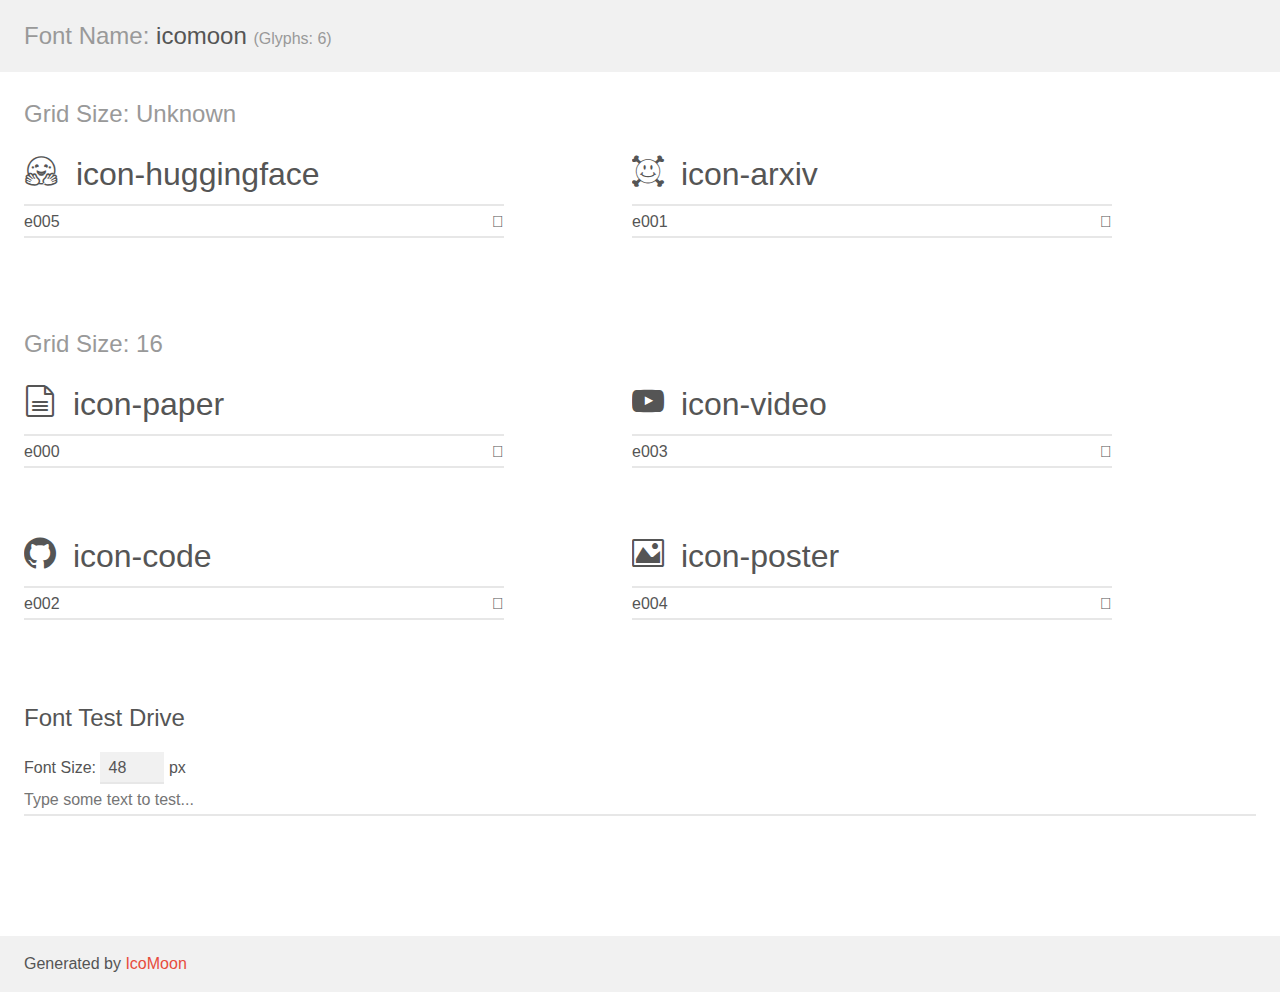
<file: icons/demo.html>
<!doctype html>
<html>
<head>
    <meta charset="utf-8">
    <title>IcoMoon Demo</title>
    <meta name="description" content="An Icon Font Generated By IcoMoon.io">
    <meta name="viewport" content="width=device-width, initial-scale=1">
    <link rel="stylesheet" href="demo-files/demo.css">
    <link rel="stylesheet" href="style.css"></head>
<body>
    <div class="bgc1 clearfix">
        <h1 class="mhmm mvm"><span class="fgc1">Font Name:</span> icomoon <small class="fgc1">(Glyphs:&nbsp;6)</small></h1>
    </div>
    <div class="clearfix mhl ptl">
        <h1 class="mvm mtn fgc1">Grid Size: Unknown</h1>
        <div class="glyph fs1">
            <div class="clearfix bshadow0 pbs">
                <span class="icon-huggingface"></span>
                <span class="mls"> icon-huggingface</span>
            </div>
            <fieldset class="fs0 size1of1 clearfix hidden-false">
                <input type="text" readonly value="e005" class="unit size1of2" />
                <input type="text" maxlength="1" readonly value="&#xe005;" class="unitRight size1of2 talign-right" />
            </fieldset>
            <div class="fs0 bshadow0 clearfix hidden-true">
                <span class="unit pvs fgc1">liga: </span>
                <input type="text" readonly value="" class="liga unitRight" />
            </div>
        </div>
        <div class="glyph fs1">
            <div class="clearfix bshadow0 pbs">
                <span class="icon-arxiv"></span>
                <span class="mls"> icon-arxiv</span>
            </div>
            <fieldset class="fs0 size1of1 clearfix hidden-false">
                <input type="text" readonly value="e001" class="unit size1of2" />
                <input type="text" maxlength="1" readonly value="&#xe001;" class="unitRight size1of2 talign-right" />
            </fieldset>
            <div class="fs0 bshadow0 clearfix hidden-true">
                <span class="unit pvs fgc1">liga: </span>
                <input type="text" readonly value="" class="liga unitRight" />
            </div>
        </div>
    </div>
    <div class="clearfix mhl ptl">
        <h1 class="mvm mtn fgc1">Grid Size: 16</h1>
        <div class="glyph fs2">
            <div class="clearfix bshadow0 pbs">
                <span class="icon-paper"></span>
                <span class="mls"> icon-paper</span>
            </div>
            <fieldset class="fs0 size1of1 clearfix hidden-false">
                <input type="text" readonly value="e000" class="unit size1of2" />
                <input type="text" maxlength="1" readonly value="&#xe000;" class="unitRight size1of2 talign-right" />
            </fieldset>
            <div class="fs0 bshadow0 clearfix hidden-true">
                <span class="unit pvs fgc1">liga: </span>
                <input type="text" readonly value="file-text2, file4" class="liga unitRight" />
            </div>
        </div>
        <div class="glyph fs2">
            <div class="clearfix bshadow0 pbs">
                <span class="icon-video"></span>
                <span class="mls"> icon-video</span>
            </div>
            <fieldset class="fs0 size1of1 clearfix hidden-false">
                <input type="text" readonly value="e003" class="unit size1of2" />
                <input type="text" maxlength="1" readonly value="&#xe003;" class="unitRight size1of2 talign-right" />
            </fieldset>
            <div class="fs0 bshadow0 clearfix hidden-true">
                <span class="unit pvs fgc1">liga: </span>
                <input type="text" readonly value="youtube, brand21" class="liga unitRight" />
            </div>
        </div>
        <div class="glyph fs2">
            <div class="clearfix bshadow0 pbs">
                <span class="icon-code"></span>
                <span class="mls"> icon-code</span>
            </div>
            <fieldset class="fs0 size1of1 clearfix hidden-false">
                <input type="text" readonly value="e002" class="unit size1of2" />
                <input type="text" maxlength="1" readonly value="&#xe002;" class="unitRight size1of2 talign-right" />
            </fieldset>
            <div class="fs0 bshadow0 clearfix hidden-true">
                <span class="unit pvs fgc1">liga: </span>
                <input type="text" readonly value="github, brand40" class="liga unitRight" />
            </div>
        </div>
        <div class="glyph fs2">
            <div class="clearfix bshadow0 pbs">
                <span class="icon-poster"></span>
                <span class="mls"> icon-poster</span>
            </div>
            <fieldset class="fs0 size1of1 clearfix hidden-false">
                <input type="text" readonly value="e004" class="unit size1of2" />
                <input type="text" maxlength="1" readonly value="&#xe004;" class="unitRight size1of2 talign-right" />
            </fieldset>
            <div class="fs0 bshadow0 clearfix hidden-true">
                <span class="unit pvs fgc1">liga: </span>
                <input type="text" readonly value="image, picture" class="liga unitRight" />
            </div>
        </div>
    </div>

    <!--[if gt IE 8]><!-->
    <div class="mhl clearfix mbl">
        <h1>Font Test Drive</h1>
        <label>
            Font Size: <input id="fontSize" type="number" class="textbox0 mbm"
            min="8" value="48" />
            px
        </label>
        <input id="testText" type="text" class="phl size1of1 mvl"
        placeholder="Type some text to test..." value=""/>
        <div id="testDrive" class="icon-" style="font-family: icomoon">&nbsp;
        </div>
    </div>
    <!--<![endif]-->
    <div class="bgc1 clearfix">
        <p class="mhl">Generated by <a href="https://icomoon.io/app">IcoMoon</a></p>
    </div>

    <script src="demo-files/demo.js"></script>
</body>
</html>
</file>
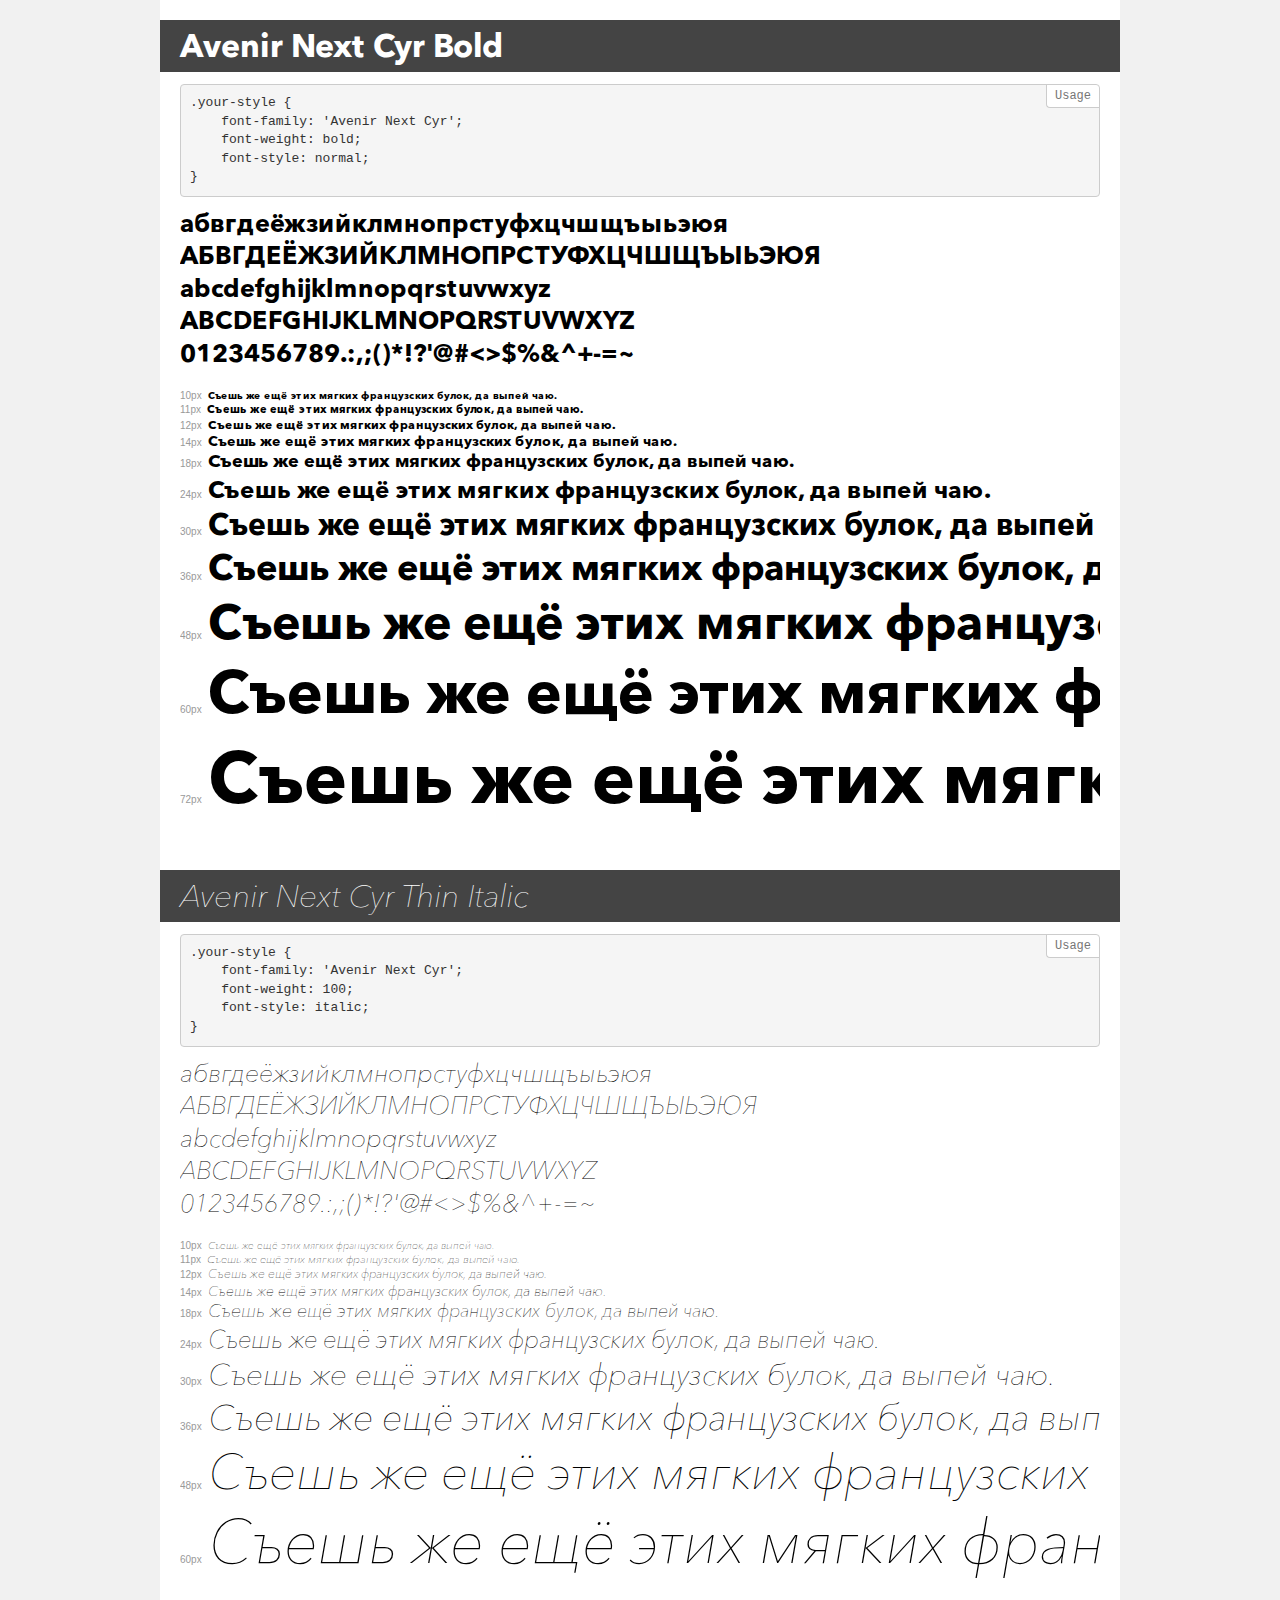
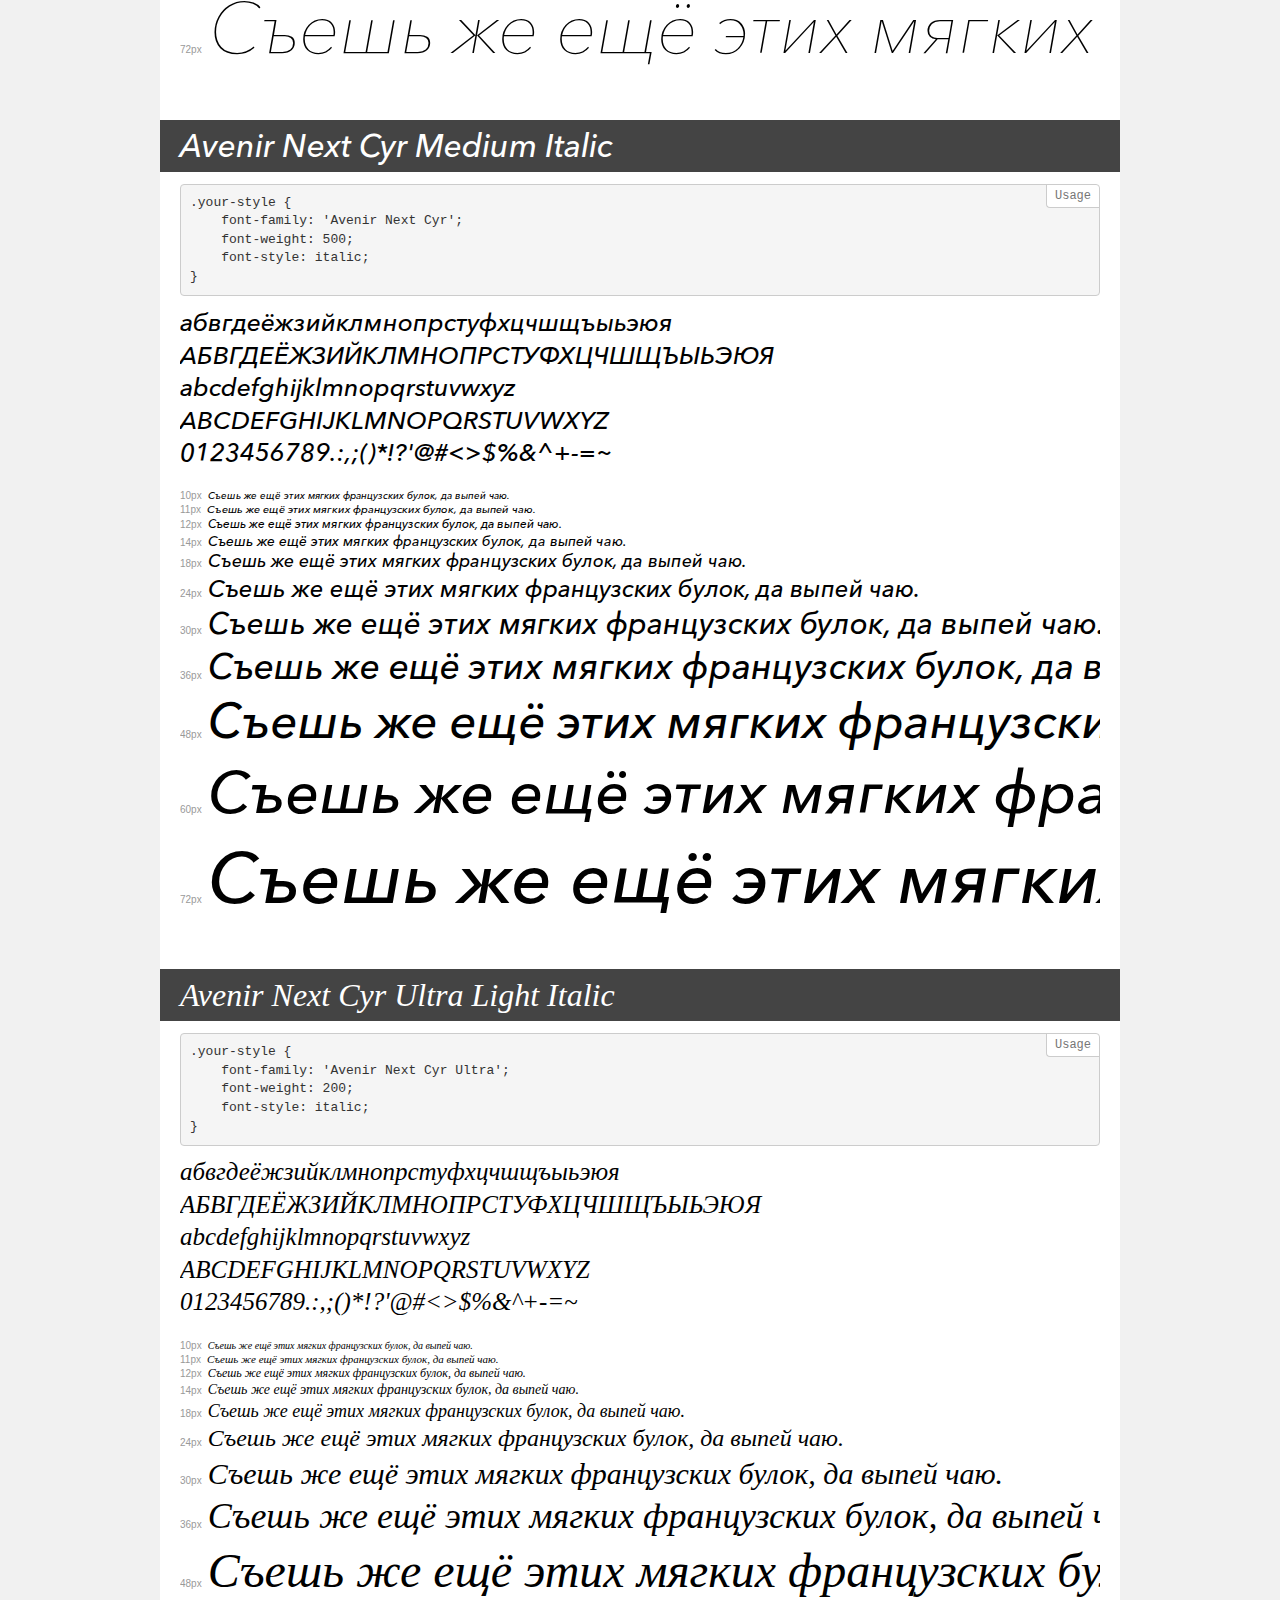
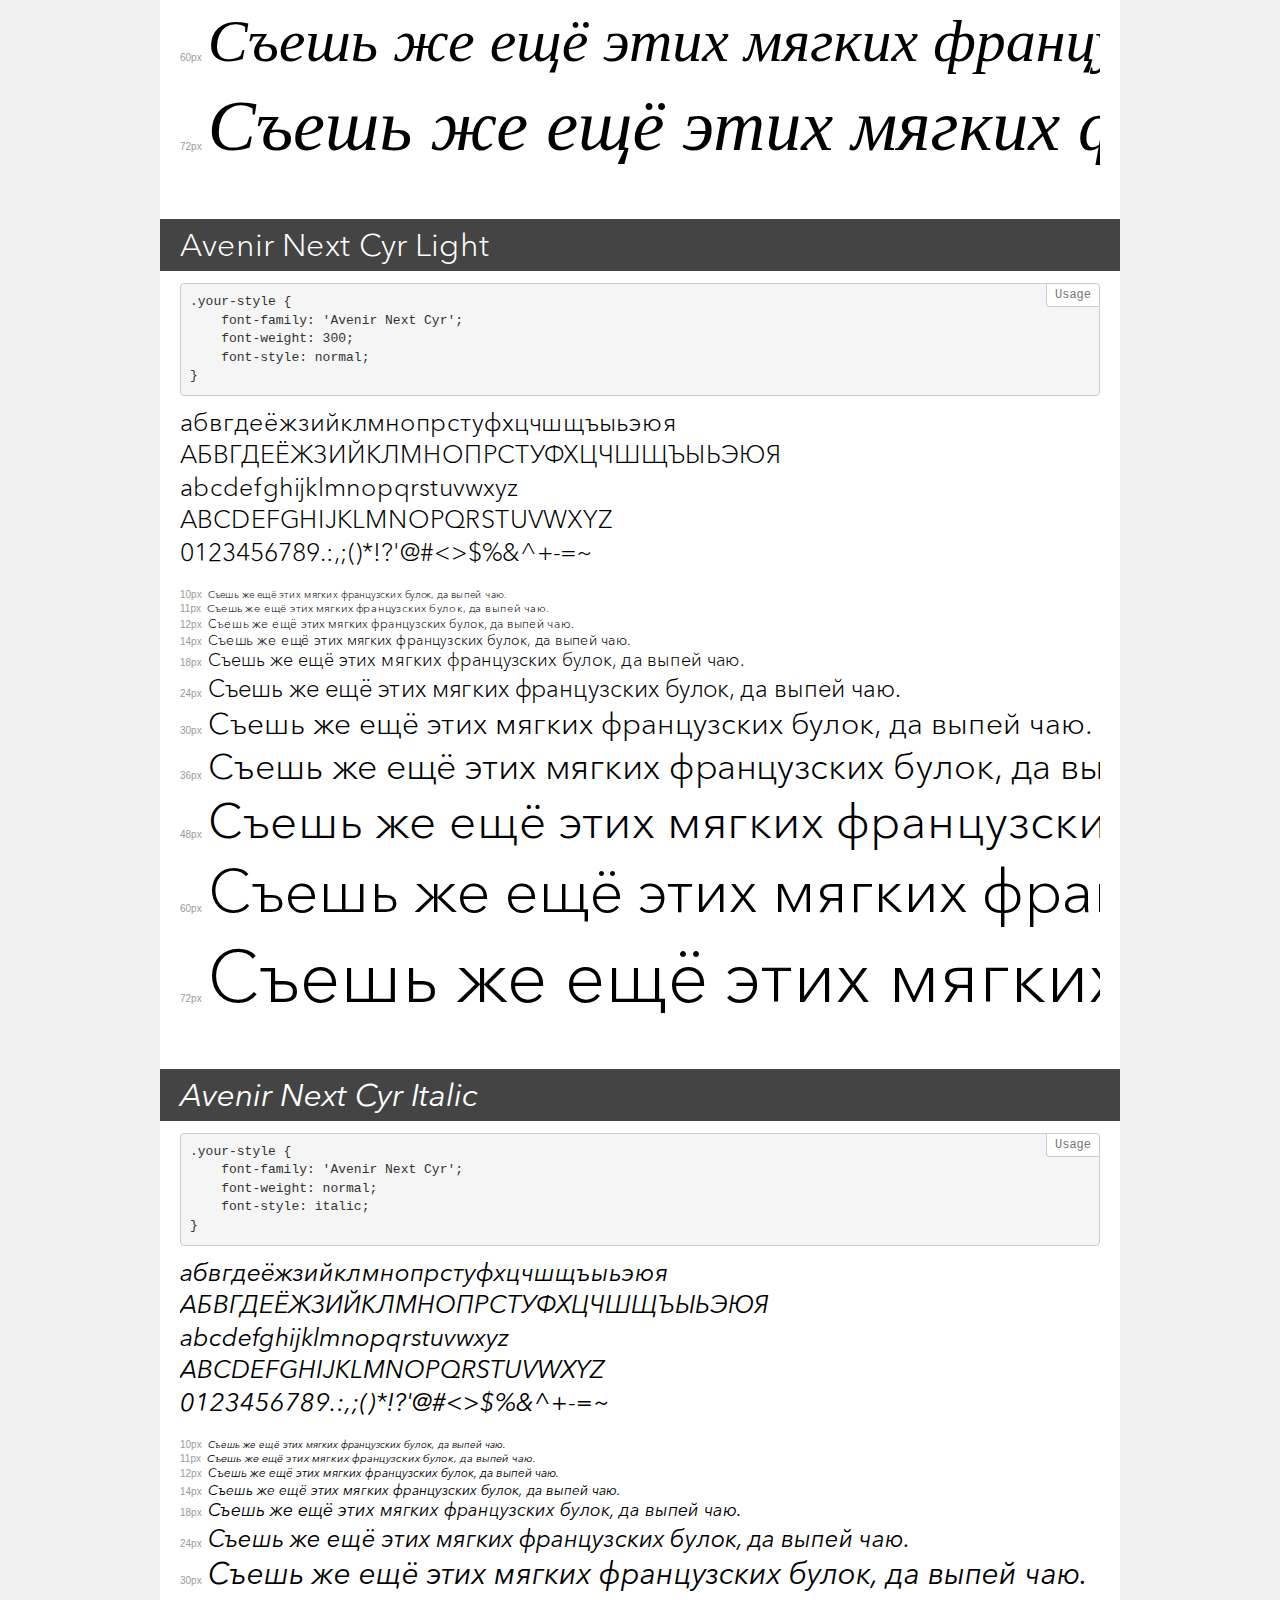
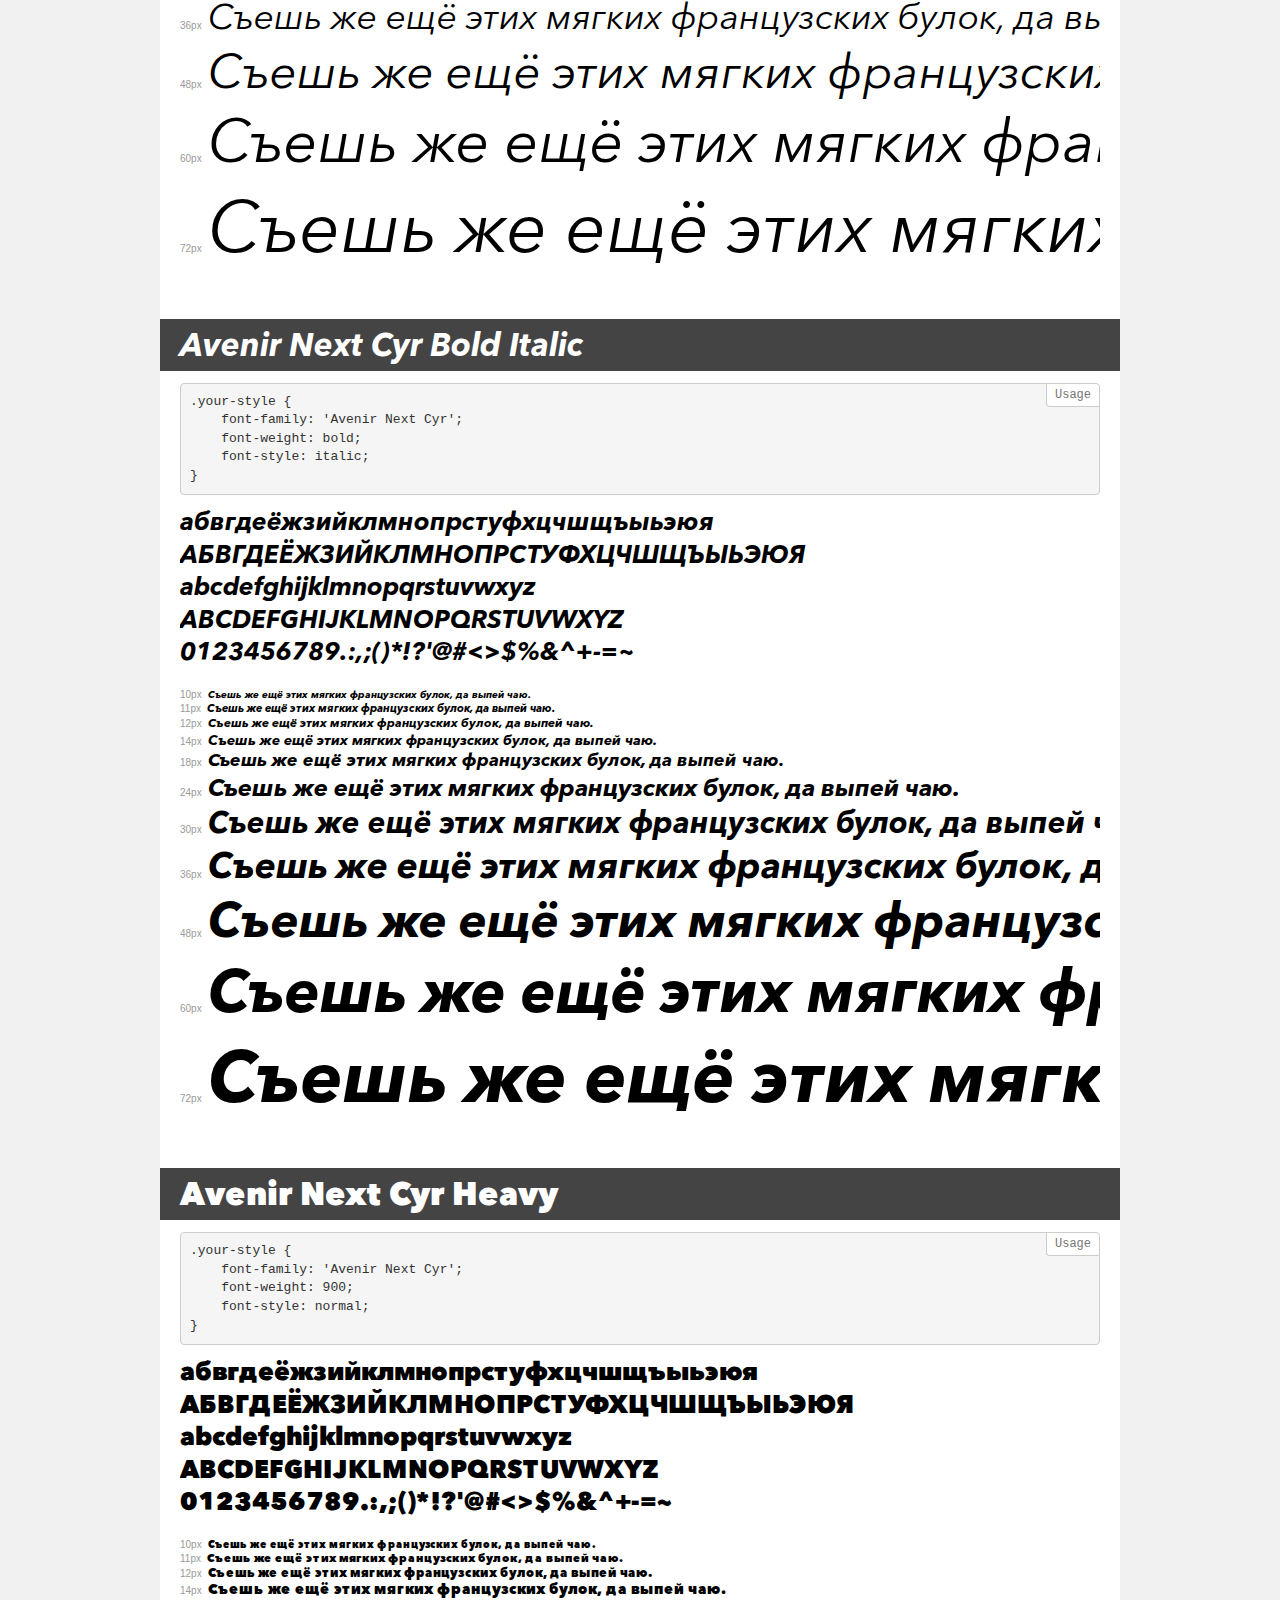
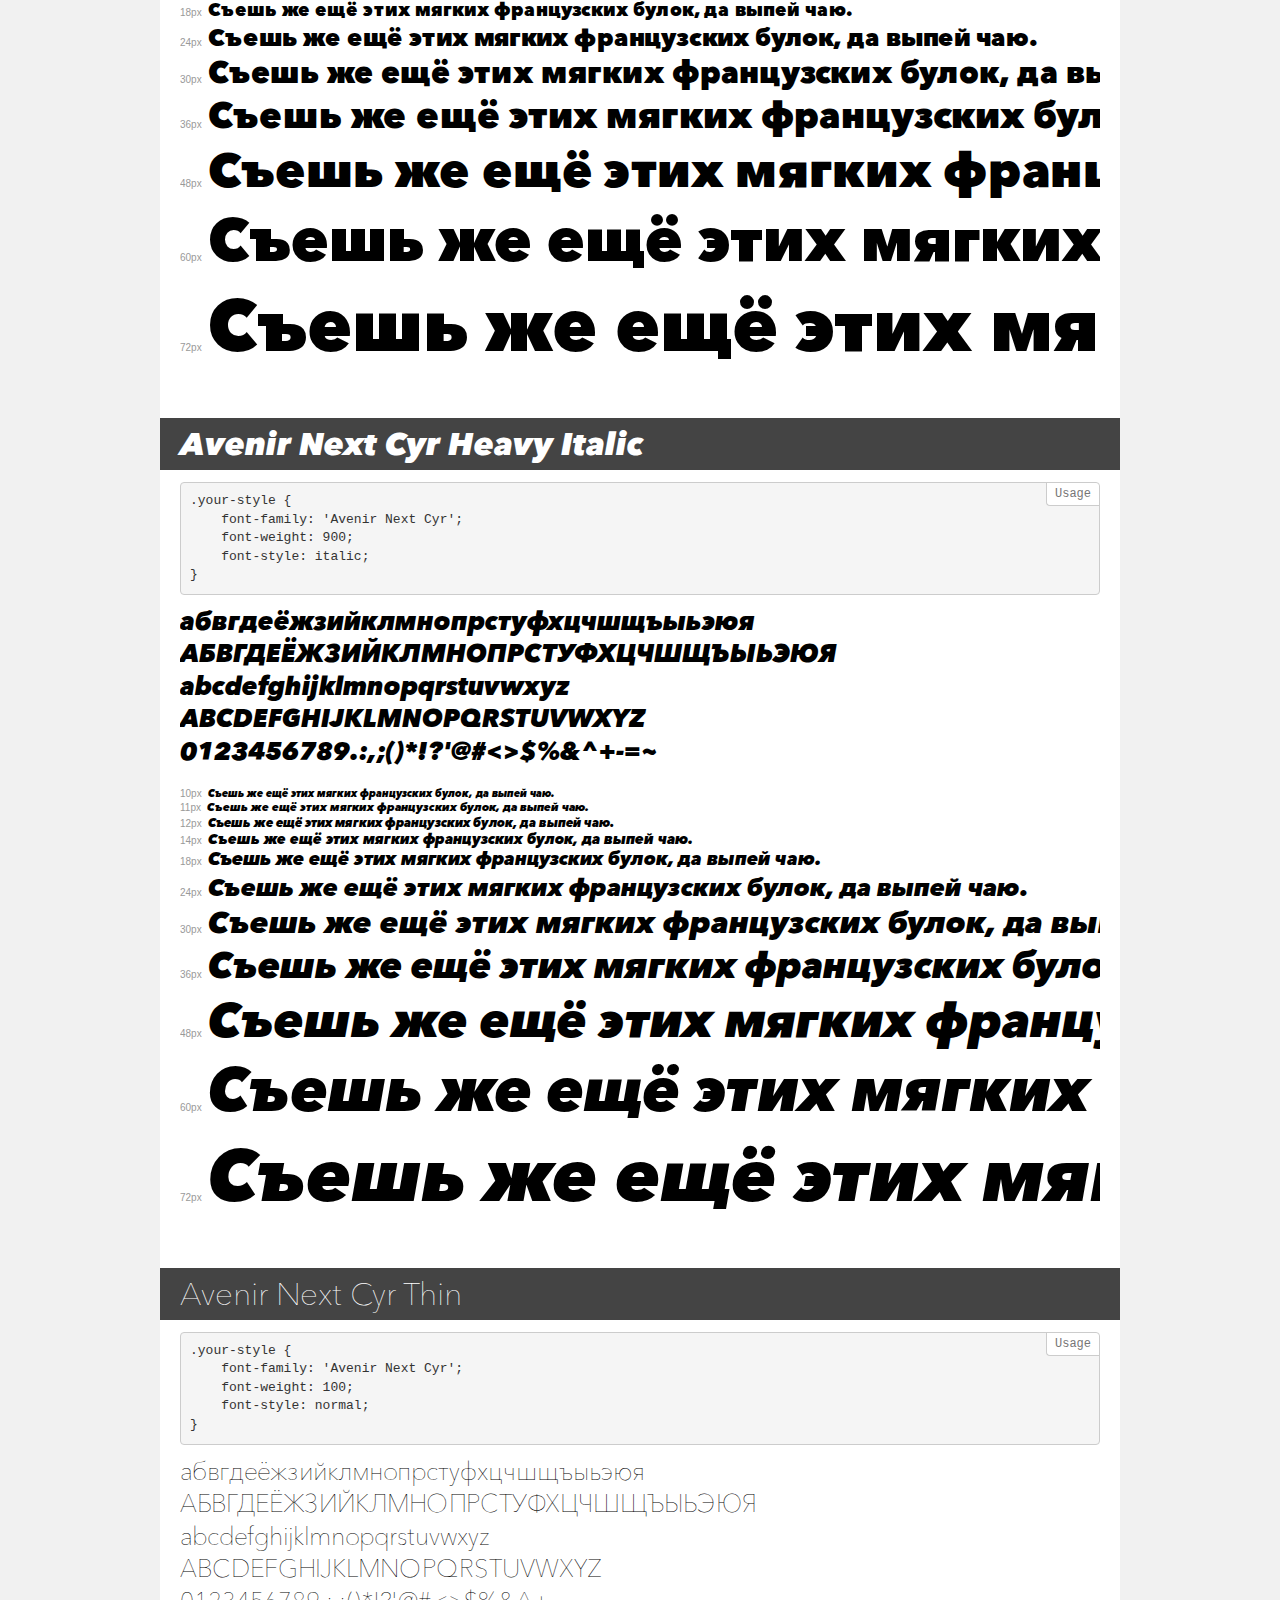
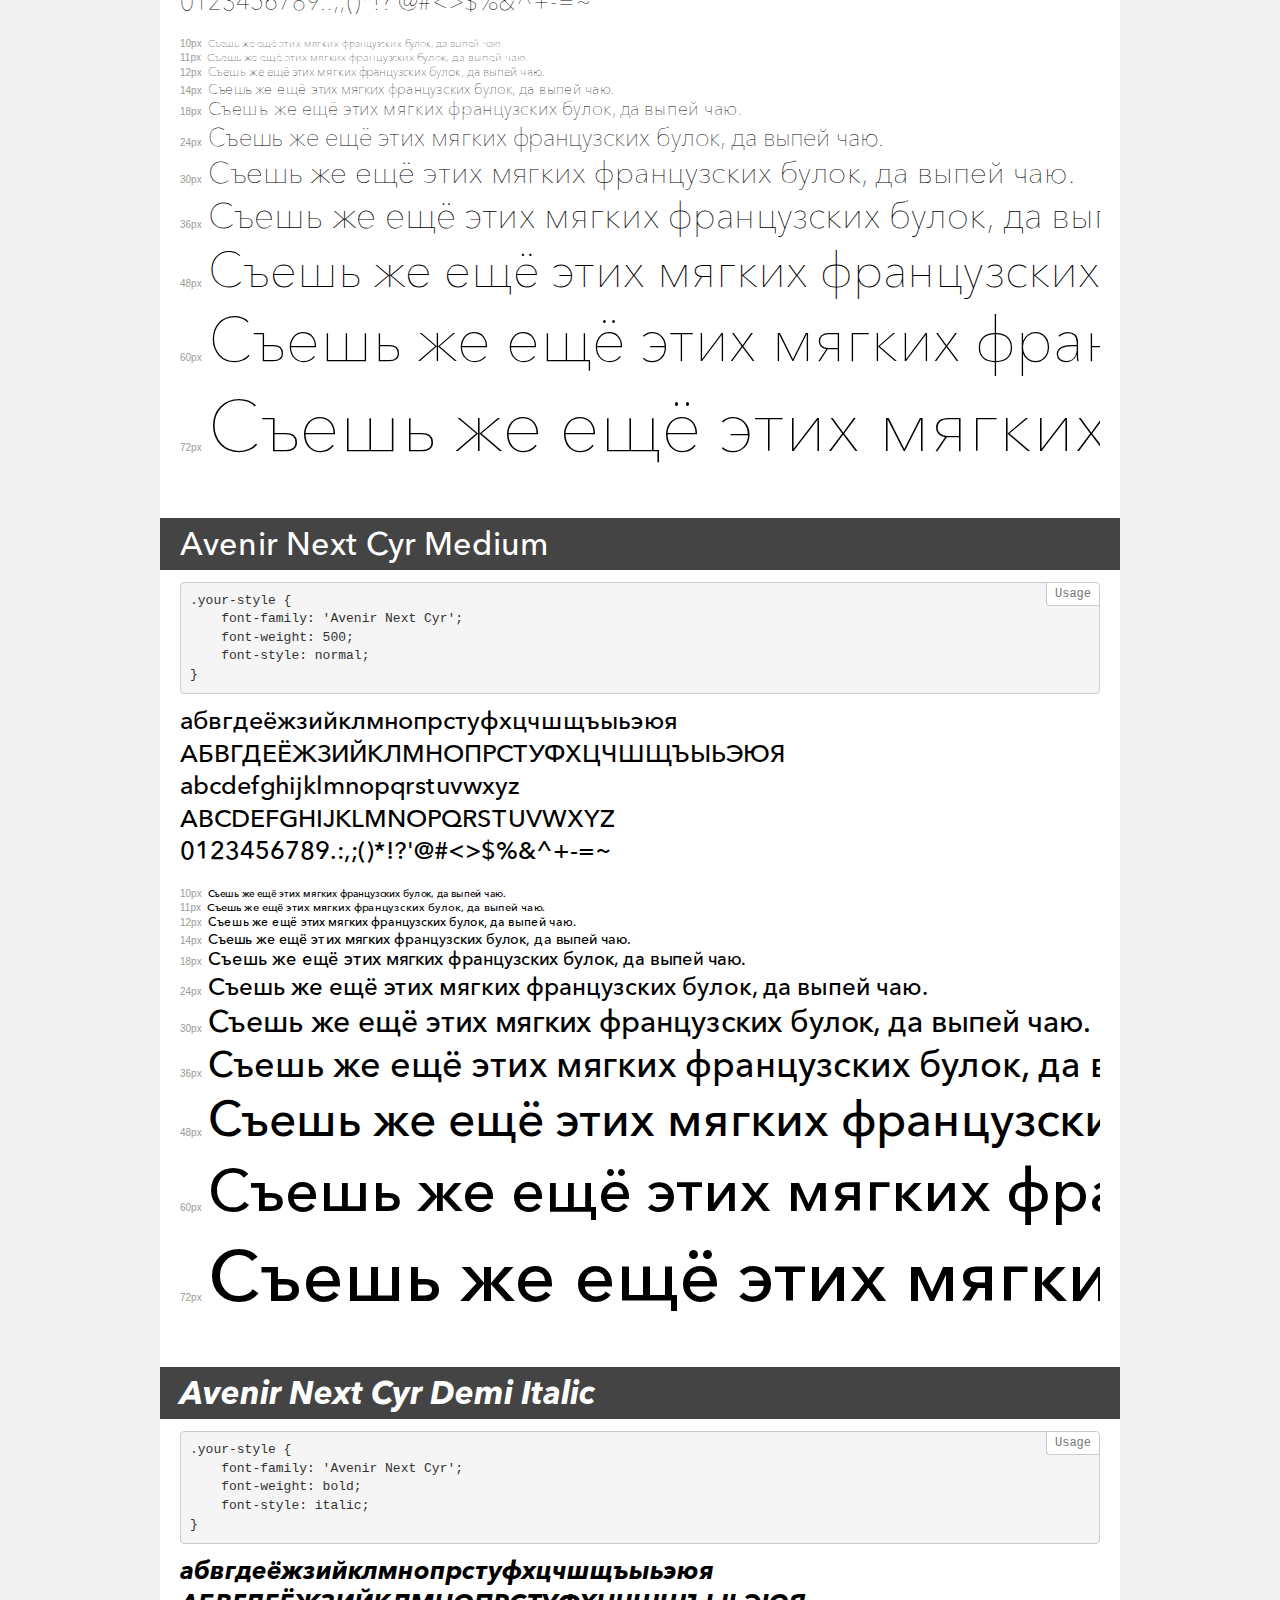
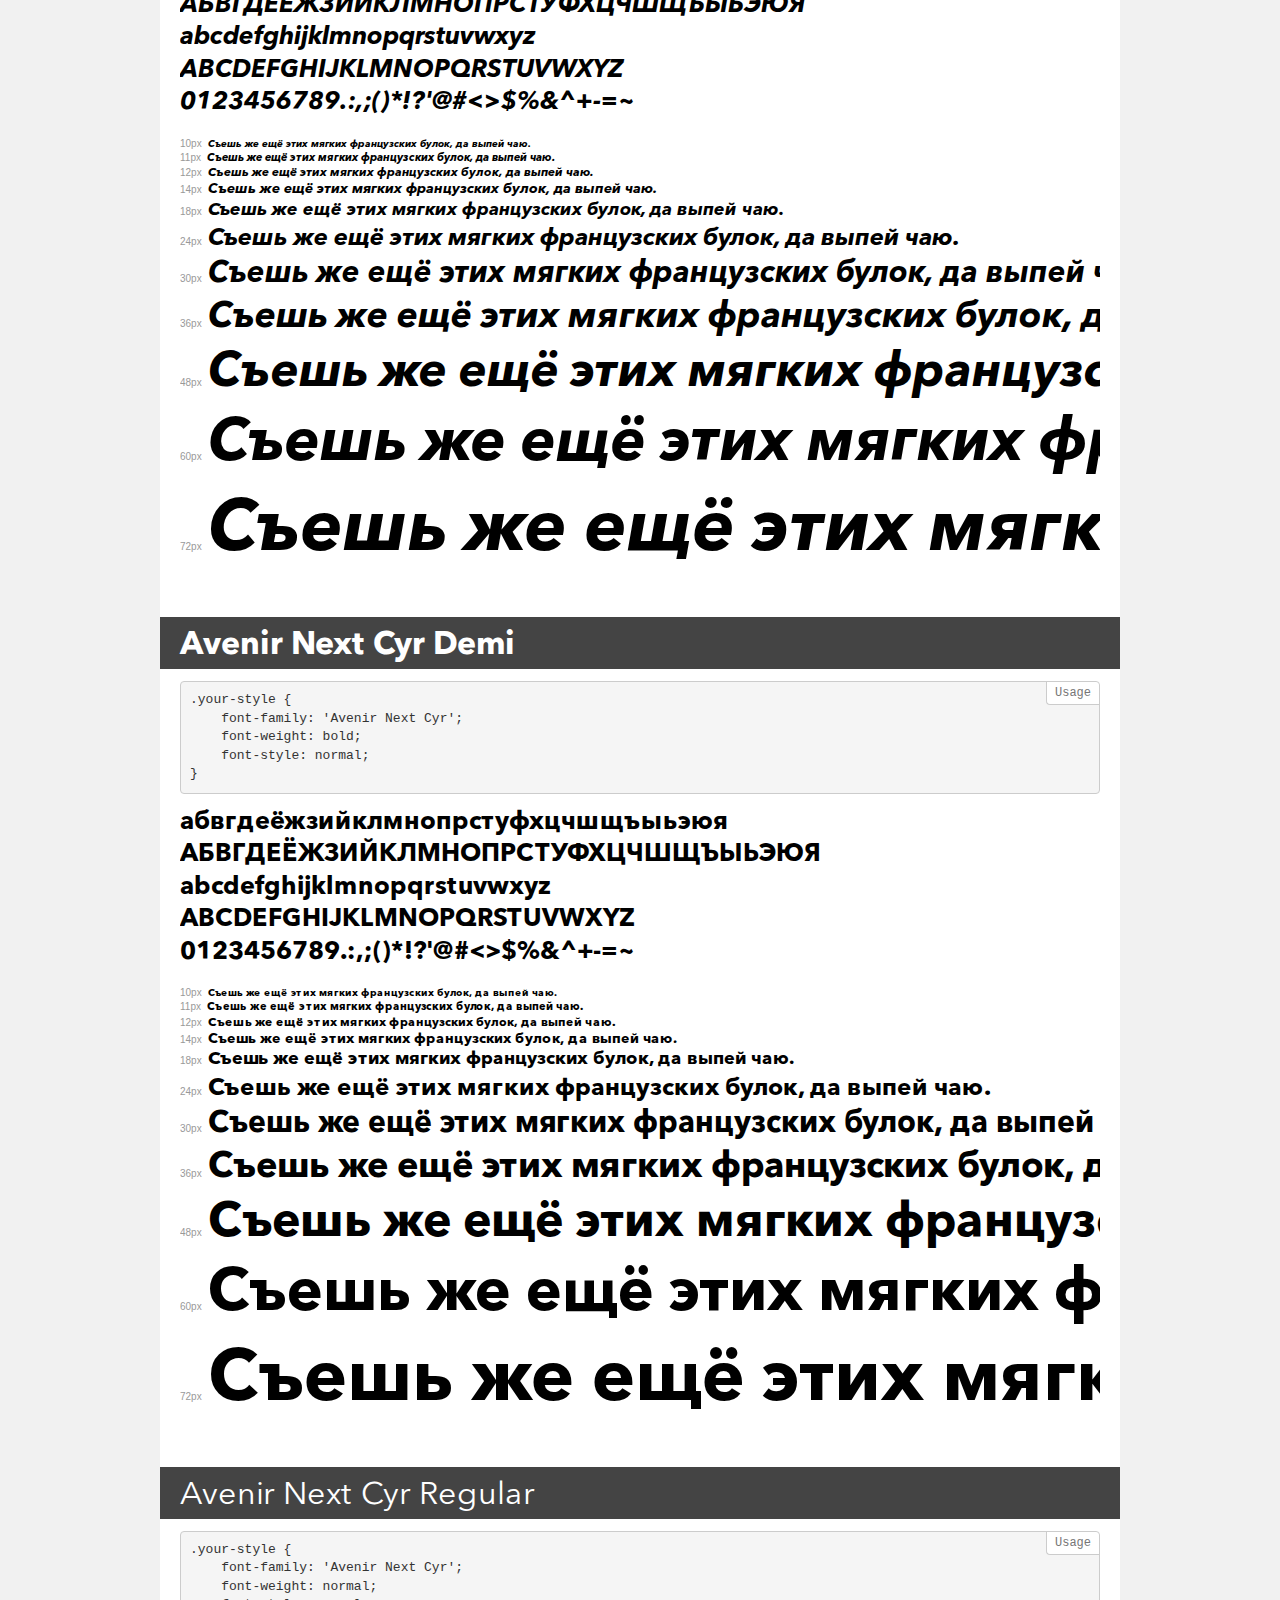
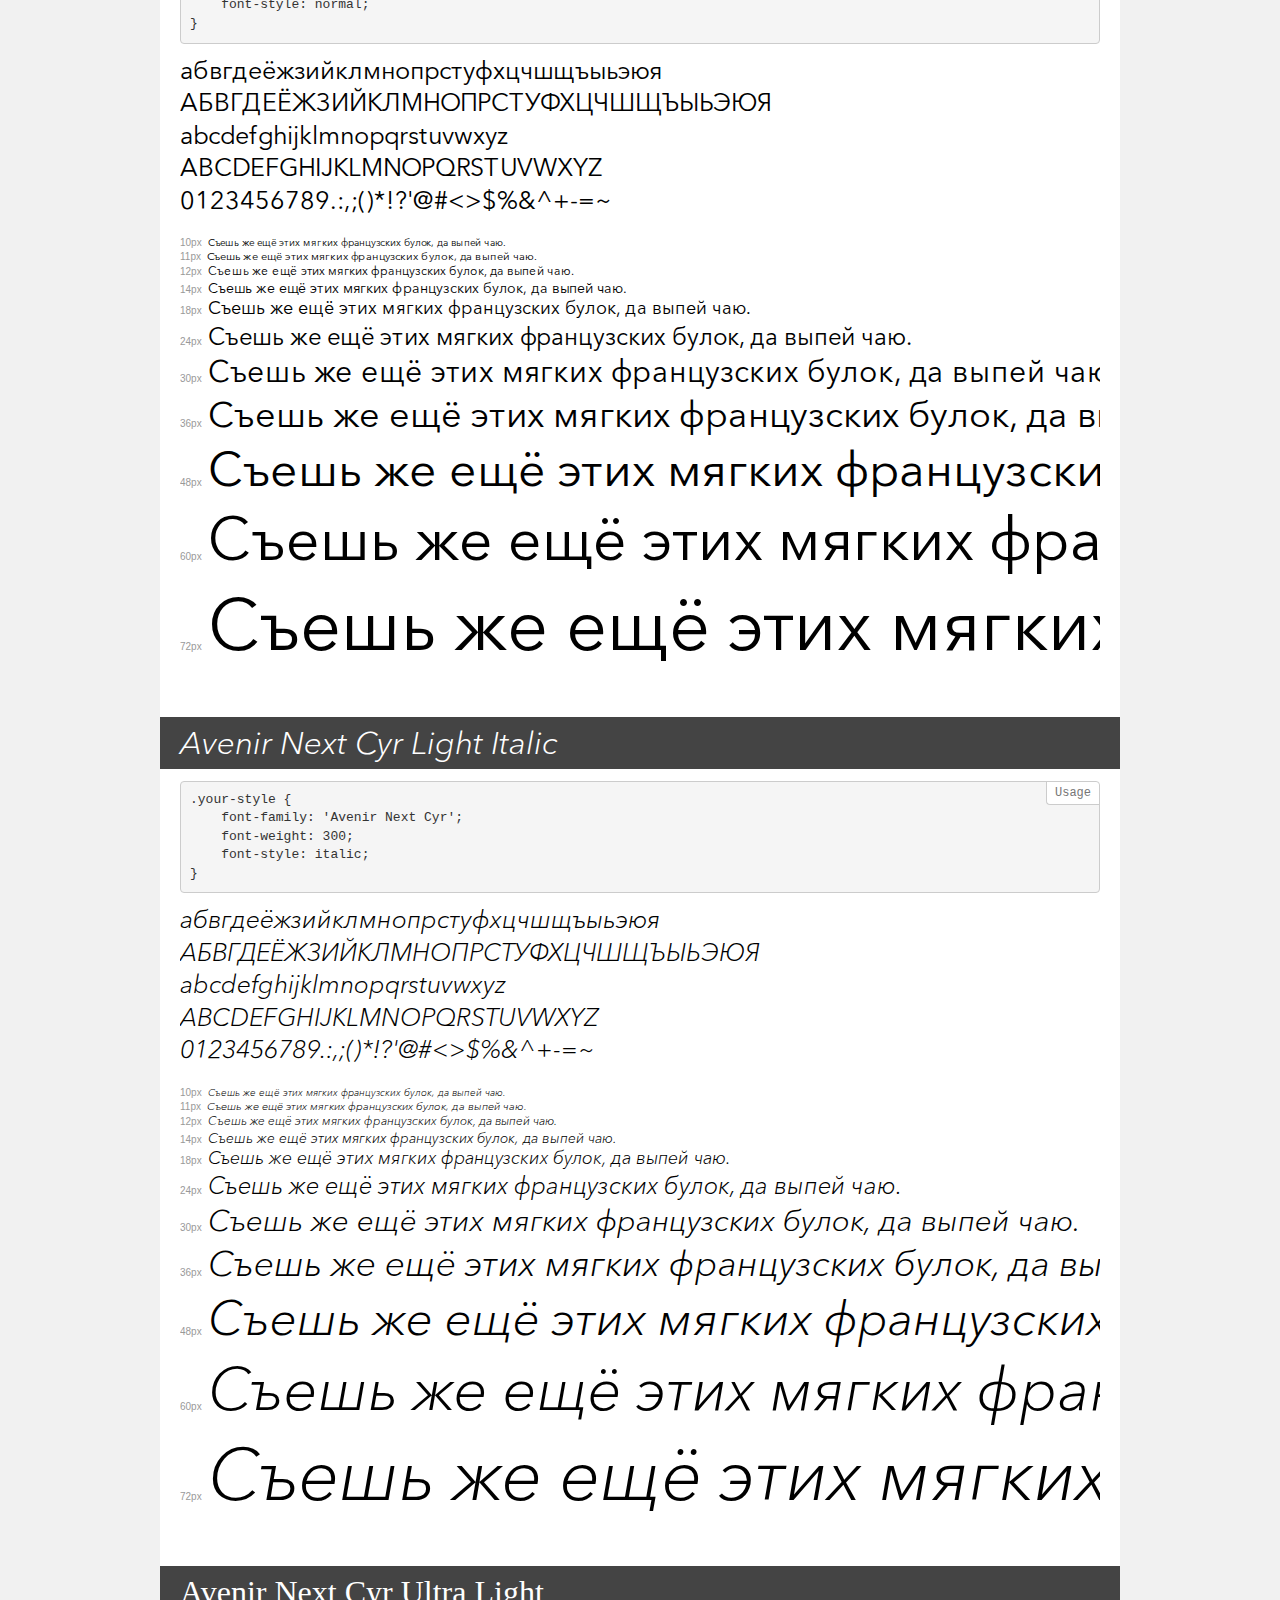
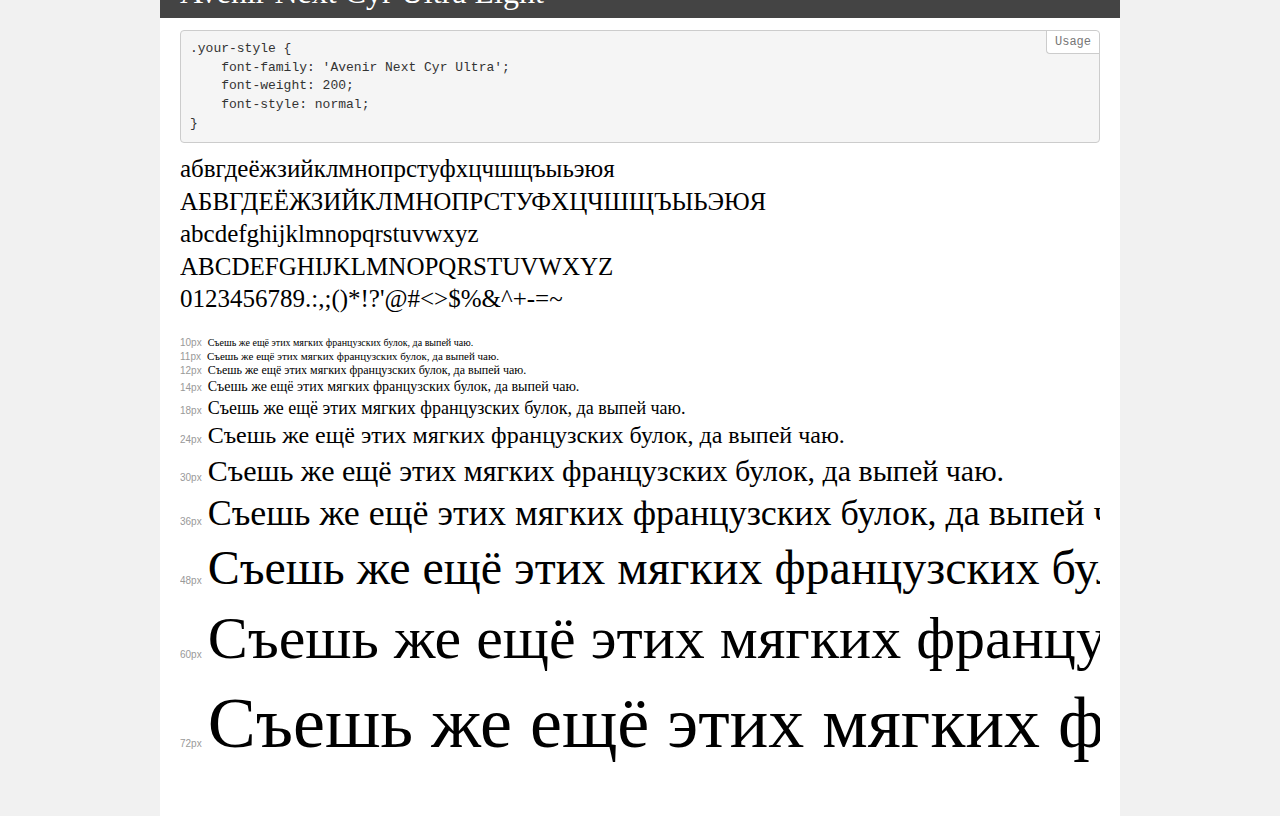
<file: fonts/avenir-next/demo.html>
<!DOCTYPE html>
<html>
<head>
    <meta charset="utf-8">
    <meta http-equiv="X-UA-Compatible" content="IE=edge">
    <meta name="viewport" content="width=device-width, initial-scale=1">
    <meta name="robots" content="noindex, noarchive">
    <meta name="format-detection" content="telephone=no">
    <title>Transfonter demo</title>
    <link href="stylesheet.css" rel="stylesheet">
    <style>
        /*
        http://meyerweb.com/eric/tools/css/reset/
        v2.0 | 20110126
        License: none (public domain)
        */
        html, body, div, span, applet, object, iframe,
        h1, h2, h3, h4, h5, h6, p, blockquote, pre,
        a, abbr, acronym, address, big, cite, code,
        del, dfn, em, img, ins, kbd, q, s, samp,
        small, strike, strong, sub, sup, tt, var,
        b, u, i, center,
        dl, dt, dd, ol, ul, li,
        fieldset, form, label, legend,
        table, caption, tbody, tfoot, thead, tr, th, td,
        article, aside, canvas, details, embed,
        figure, figcaption, footer, header, hgroup,
        menu, nav, output, ruby, section, summary,
        time, mark, audio, video {
            margin: 0;
            padding: 0;
            border: 0;
            font-size: 100%;
            font: inherit;
            vertical-align: baseline;
        }
        /* HTML5 display-role reset for older browsers */
        article, aside, details, figcaption, figure,
        footer, header, hgroup, menu, nav, section {
            display: block;
        }
        body {
            line-height: 1;
        }
        ol, ul {
            list-style: none;
        }
        blockquote, q {
            quotes: none;
        }
        blockquote:before, blockquote:after,
        q:before, q:after {
            content: '';
            content: none;
        }
        table {
            border-collapse: collapse;
            border-spacing: 0;
        }
        /* common styles */
        body {
            background: #f1f1f1;
            color: #000;
        }
        .page {
            background: #fff;
            width: 920px;
            margin: 0 auto;
            padding: 20px 20px 0 20px;
            overflow: hidden;
        }
        .font-container {
            overflow-x: auto;
            overflow-y: hidden;
            margin-bottom: 40px;
            line-height: 1.3;
            white-space: nowrap;
            padding-bottom: 5px;
        }
        h1 {
            position: relative;
            background: #444;
            font-size: 32px;
            color: #fff;
            padding: 10px 20px;
            margin: 0 -20px 12px -20px;
        }
        .letters {
            font-size: 25px;
            margin-bottom: 20px;
        }
        .s10:before {
            content: '10px';
        }
        .s11:before {
            content: '11px';
        }
        .s12:before {
            content: '12px';
        }
        .s14:before {
            content: '14px';
        }
        .s18:before {
            content: '18px';
        }
        .s24:before {
            content: '24px';
        }
        .s30:before {
            content: '30px';
        }
        .s36:before {
            content: '36px';
        }
        .s48:before {
            content: '48px';
        }
        .s60:before {
            content: '60px';
        }
        .s72:before {
            content: '72px';
        }
        .s10:before, .s11:before, .s12:before, .s14:before,
        .s18:before, .s24:before, .s30:before, .s36:before,
        .s48:before, .s60:before, .s72:before {
            font-family: Arial, sans-serif;
            font-size: 10px;
            font-weight: normal;
            font-style: normal;
            color: #999;
            padding-right: 6px;
        }
        pre {
            display: block;
            position: relative;
            padding: 9px;
            margin: 0 0 10px;
            font-family: Monaco, Menlo, Consolas, "Courier New", monospace !important;
            font-size: 13px;
            line-height: 1.428571429;
            color: #333;
            font-weight: normal !important;
            font-style: normal !important;
            background-color: #f5f5f5;
            border: 1px solid #ccc;
            overflow-x: auto;
            border-radius: 4px;
        }
        pre:after {
            display: block;
            position: absolute;
            right: 0;
            top: 0;
            content: 'Usage';
            line-height: 1;
            padding: 5px 8px;
            font-size: 12px;
            color: #767676;
            background-color: #fff;
            border: 1px solid #ccc;
            border-right: none;
            border-top: none;
            border-radius: 0 4px 0 4px;
            z-index: 10;
        }
        /* responsive */
        @media (max-width: 959px) {
            .page {
                width: auto;
                margin: 0;
            }
        }
    </style>
</head>
<body>
<div class="page">
    <div class="demo" style="font-family: 'Avenir Next Cyr'; font-weight: bold; font-style: normal;">
        <h1>Avenir Next Cyr Bold</h1>
        <pre>.your-style {
    font-family: 'Avenir Next Cyr';
    font-weight: bold;
    font-style: normal;
}</pre>
        <div class="font-container">
            <p class="letters">
                абвгдеёжзийклмнопрстуфхцчшщъыьэюя<br>
АБВГДЕЁЖЗИЙКЛМНОПРСТУФХЦЧШЩЪЫЬЭЮЯ<br>
abcdefghijklmnopqrstuvwxyz<br>
ABCDEFGHIJKLMNOPQRSTUVWXYZ<br>
                0123456789.:,;()*!?'@#<>$%&^+-=~
            </p>
            <p class="s10" style="font-size: 10px;">Съешь же ещё этих мягких французских булок, да выпей чаю.</p>
            <p class="s11" style="font-size: 11px;">Съешь же ещё этих мягких французских булок, да выпей чаю.</p>
            <p class="s12" style="font-size: 12px;">Съешь же ещё этих мягких французских булок, да выпей чаю.</p>
            <p class="s14" style="font-size: 14px;">Съешь же ещё этих мягких французских булок, да выпей чаю.</p>
            <p class="s18" style="font-size: 18px;">Съешь же ещё этих мягких французских булок, да выпей чаю.</p>
            <p class="s24" style="font-size: 24px;">Съешь же ещё этих мягких французских булок, да выпей чаю.</p>
            <p class="s30" style="font-size: 30px;">Съешь же ещё этих мягких французских булок, да выпей чаю.</p>
            <p class="s36" style="font-size: 36px;">Съешь же ещё этих мягких французских булок, да выпей чаю.</p>
            <p class="s48" style="font-size: 48px;">Съешь же ещё этих мягких французских булок, да выпей чаю.</p>
            <p class="s60" style="font-size: 60px;">Съешь же ещё этих мягких французских булок, да выпей чаю.</p>
            <p class="s72" style="font-size: 72px;">Съешь же ещё этих мягких французских булок, да выпей чаю.</p>
        </div>
    </div>
    <div class="demo" style="font-family: 'Avenir Next Cyr'; font-weight: 100; font-style: italic;">
        <h1>Avenir Next Cyr Thin Italic</h1>
        <pre>.your-style {
    font-family: 'Avenir Next Cyr';
    font-weight: 100;
    font-style: italic;
}</pre>
        <div class="font-container">
            <p class="letters">
                абвгдеёжзийклмнопрстуфхцчшщъыьэюя<br>
АБВГДЕЁЖЗИЙКЛМНОПРСТУФХЦЧШЩЪЫЬЭЮЯ<br>
abcdefghijklmnopqrstuvwxyz<br>
ABCDEFGHIJKLMNOPQRSTUVWXYZ<br>
                0123456789.:,;()*!?'@#<>$%&^+-=~
            </p>
            <p class="s10" style="font-size: 10px;">Съешь же ещё этих мягких французских булок, да выпей чаю.</p>
            <p class="s11" style="font-size: 11px;">Съешь же ещё этих мягких французских булок, да выпей чаю.</p>
            <p class="s12" style="font-size: 12px;">Съешь же ещё этих мягких французских булок, да выпей чаю.</p>
            <p class="s14" style="font-size: 14px;">Съешь же ещё этих мягких французских булок, да выпей чаю.</p>
            <p class="s18" style="font-size: 18px;">Съешь же ещё этих мягких французских булок, да выпей чаю.</p>
            <p class="s24" style="font-size: 24px;">Съешь же ещё этих мягких французских булок, да выпей чаю.</p>
            <p class="s30" style="font-size: 30px;">Съешь же ещё этих мягких французских булок, да выпей чаю.</p>
            <p class="s36" style="font-size: 36px;">Съешь же ещё этих мягких французских булок, да выпей чаю.</p>
            <p class="s48" style="font-size: 48px;">Съешь же ещё этих мягких французских булок, да выпей чаю.</p>
            <p class="s60" style="font-size: 60px;">Съешь же ещё этих мягких французских булок, да выпей чаю.</p>
            <p class="s72" style="font-size: 72px;">Съешь же ещё этих мягких французских булок, да выпей чаю.</p>
        </div>
    </div>
    <div class="demo" style="font-family: 'Avenir Next Cyr'; font-weight: 500; font-style: italic;">
        <h1>Avenir Next Cyr Medium Italic</h1>
        <pre>.your-style {
    font-family: 'Avenir Next Cyr';
    font-weight: 500;
    font-style: italic;
}</pre>
        <div class="font-container">
            <p class="letters">
                абвгдеёжзийклмнопрстуфхцчшщъыьэюя<br>
АБВГДЕЁЖЗИЙКЛМНОПРСТУФХЦЧШЩЪЫЬЭЮЯ<br>
abcdefghijklmnopqrstuvwxyz<br>
ABCDEFGHIJKLMNOPQRSTUVWXYZ<br>
                0123456789.:,;()*!?'@#<>$%&^+-=~
            </p>
            <p class="s10" style="font-size: 10px;">Съешь же ещё этих мягких французских булок, да выпей чаю.</p>
            <p class="s11" style="font-size: 11px;">Съешь же ещё этих мягких французских булок, да выпей чаю.</p>
            <p class="s12" style="font-size: 12px;">Съешь же ещё этих мягких французских булок, да выпей чаю.</p>
            <p class="s14" style="font-size: 14px;">Съешь же ещё этих мягких французских булок, да выпей чаю.</p>
            <p class="s18" style="font-size: 18px;">Съешь же ещё этих мягких французских булок, да выпей чаю.</p>
            <p class="s24" style="font-size: 24px;">Съешь же ещё этих мягких французских булок, да выпей чаю.</p>
            <p class="s30" style="font-size: 30px;">Съешь же ещё этих мягких французских булок, да выпей чаю.</p>
            <p class="s36" style="font-size: 36px;">Съешь же ещё этих мягких французских булок, да выпей чаю.</p>
            <p class="s48" style="font-size: 48px;">Съешь же ещё этих мягких французских булок, да выпей чаю.</p>
            <p class="s60" style="font-size: 60px;">Съешь же ещё этих мягких французских булок, да выпей чаю.</p>
            <p class="s72" style="font-size: 72px;">Съешь же ещё этих мягких французских булок, да выпей чаю.</p>
        </div>
    </div>
    <div class="demo" style="font-family: 'Avenir Next Cyr Ultra'; font-weight: 200; font-style: italic;">
        <h1>Avenir Next Cyr Ultra Light Italic</h1>
        <pre>.your-style {
    font-family: 'Avenir Next Cyr Ultra';
    font-weight: 200;
    font-style: italic;
}</pre>
        <div class="font-container">
            <p class="letters">
                абвгдеёжзийклмнопрстуфхцчшщъыьэюя<br>
АБВГДЕЁЖЗИЙКЛМНОПРСТУФХЦЧШЩЪЫЬЭЮЯ<br>
abcdefghijklmnopqrstuvwxyz<br>
ABCDEFGHIJKLMNOPQRSTUVWXYZ<br>
                0123456789.:,;()*!?'@#<>$%&^+-=~
            </p>
            <p class="s10" style="font-size: 10px;">Съешь же ещё этих мягких французских булок, да выпей чаю.</p>
            <p class="s11" style="font-size: 11px;">Съешь же ещё этих мягких французских булок, да выпей чаю.</p>
            <p class="s12" style="font-size: 12px;">Съешь же ещё этих мягких французских булок, да выпей чаю.</p>
            <p class="s14" style="font-size: 14px;">Съешь же ещё этих мягких французских булок, да выпей чаю.</p>
            <p class="s18" style="font-size: 18px;">Съешь же ещё этих мягких французских булок, да выпей чаю.</p>
            <p class="s24" style="font-size: 24px;">Съешь же ещё этих мягких французских булок, да выпей чаю.</p>
            <p class="s30" style="font-size: 30px;">Съешь же ещё этих мягких французских булок, да выпей чаю.</p>
            <p class="s36" style="font-size: 36px;">Съешь же ещё этих мягких французских булок, да выпей чаю.</p>
            <p class="s48" style="font-size: 48px;">Съешь же ещё этих мягких французских булок, да выпей чаю.</p>
            <p class="s60" style="font-size: 60px;">Съешь же ещё этих мягких французских булок, да выпей чаю.</p>
            <p class="s72" style="font-size: 72px;">Съешь же ещё этих мягких французских булок, да выпей чаю.</p>
        </div>
    </div>
    <div class="demo" style="font-family: 'Avenir Next Cyr'; font-weight: 300; font-style: normal;">
        <h1>Avenir Next Cyr Light</h1>
        <pre>.your-style {
    font-family: 'Avenir Next Cyr';
    font-weight: 300;
    font-style: normal;
}</pre>
        <div class="font-container">
            <p class="letters">
                абвгдеёжзийклмнопрстуфхцчшщъыьэюя<br>
АБВГДЕЁЖЗИЙКЛМНОПРСТУФХЦЧШЩЪЫЬЭЮЯ<br>
abcdefghijklmnopqrstuvwxyz<br>
ABCDEFGHIJKLMNOPQRSTUVWXYZ<br>
                0123456789.:,;()*!?'@#<>$%&^+-=~
            </p>
            <p class="s10" style="font-size: 10px;">Съешь же ещё этих мягких французских булок, да выпей чаю.</p>
            <p class="s11" style="font-size: 11px;">Съешь же ещё этих мягких французских булок, да выпей чаю.</p>
            <p class="s12" style="font-size: 12px;">Съешь же ещё этих мягких французских булок, да выпей чаю.</p>
            <p class="s14" style="font-size: 14px;">Съешь же ещё этих мягких французских булок, да выпей чаю.</p>
            <p class="s18" style="font-size: 18px;">Съешь же ещё этих мягких французских булок, да выпей чаю.</p>
            <p class="s24" style="font-size: 24px;">Съешь же ещё этих мягких французских булок, да выпей чаю.</p>
            <p class="s30" style="font-size: 30px;">Съешь же ещё этих мягких французских булок, да выпей чаю.</p>
            <p class="s36" style="font-size: 36px;">Съешь же ещё этих мягких французских булок, да выпей чаю.</p>
            <p class="s48" style="font-size: 48px;">Съешь же ещё этих мягких французских булок, да выпей чаю.</p>
            <p class="s60" style="font-size: 60px;">Съешь же ещё этих мягких французских булок, да выпей чаю.</p>
            <p class="s72" style="font-size: 72px;">Съешь же ещё этих мягких французских булок, да выпей чаю.</p>
        </div>
    </div>
    <div class="demo" style="font-family: 'Avenir Next Cyr'; font-weight: normal; font-style: italic;">
        <h1>Avenir Next Cyr Italic</h1>
        <pre>.your-style {
    font-family: 'Avenir Next Cyr';
    font-weight: normal;
    font-style: italic;
}</pre>
        <div class="font-container">
            <p class="letters">
                абвгдеёжзийклмнопрстуфхцчшщъыьэюя<br>
АБВГДЕЁЖЗИЙКЛМНОПРСТУФХЦЧШЩЪЫЬЭЮЯ<br>
abcdefghijklmnopqrstuvwxyz<br>
ABCDEFGHIJKLMNOPQRSTUVWXYZ<br>
                0123456789.:,;()*!?'@#<>$%&^+-=~
            </p>
            <p class="s10" style="font-size: 10px;">Съешь же ещё этих мягких французских булок, да выпей чаю.</p>
            <p class="s11" style="font-size: 11px;">Съешь же ещё этих мягких французских булок, да выпей чаю.</p>
            <p class="s12" style="font-size: 12px;">Съешь же ещё этих мягких французских булок, да выпей чаю.</p>
            <p class="s14" style="font-size: 14px;">Съешь же ещё этих мягких французских булок, да выпей чаю.</p>
            <p class="s18" style="font-size: 18px;">Съешь же ещё этих мягких французских булок, да выпей чаю.</p>
            <p class="s24" style="font-size: 24px;">Съешь же ещё этих мягких французских булок, да выпей чаю.</p>
            <p class="s30" style="font-size: 30px;">Съешь же ещё этих мягких французских булок, да выпей чаю.</p>
            <p class="s36" style="font-size: 36px;">Съешь же ещё этих мягких французских булок, да выпей чаю.</p>
            <p class="s48" style="font-size: 48px;">Съешь же ещё этих мягких французских булок, да выпей чаю.</p>
            <p class="s60" style="font-size: 60px;">Съешь же ещё этих мягких французских булок, да выпей чаю.</p>
            <p class="s72" style="font-size: 72px;">Съешь же ещё этих мягких французских булок, да выпей чаю.</p>
        </div>
    </div>
    <div class="demo" style="font-family: 'Avenir Next Cyr'; font-weight: bold; font-style: italic;">
        <h1>Avenir Next Cyr Bold Italic</h1>
        <pre>.your-style {
    font-family: 'Avenir Next Cyr';
    font-weight: bold;
    font-style: italic;
}</pre>
        <div class="font-container">
            <p class="letters">
                абвгдеёжзийклмнопрстуфхцчшщъыьэюя<br>
АБВГДЕЁЖЗИЙКЛМНОПРСТУФХЦЧШЩЪЫЬЭЮЯ<br>
abcdefghijklmnopqrstuvwxyz<br>
ABCDEFGHIJKLMNOPQRSTUVWXYZ<br>
                0123456789.:,;()*!?'@#<>$%&^+-=~
            </p>
            <p class="s10" style="font-size: 10px;">Съешь же ещё этих мягких французских булок, да выпей чаю.</p>
            <p class="s11" style="font-size: 11px;">Съешь же ещё этих мягких французских булок, да выпей чаю.</p>
            <p class="s12" style="font-size: 12px;">Съешь же ещё этих мягких французских булок, да выпей чаю.</p>
            <p class="s14" style="font-size: 14px;">Съешь же ещё этих мягких французских булок, да выпей чаю.</p>
            <p class="s18" style="font-size: 18px;">Съешь же ещё этих мягких французских булок, да выпей чаю.</p>
            <p class="s24" style="font-size: 24px;">Съешь же ещё этих мягких французских булок, да выпей чаю.</p>
            <p class="s30" style="font-size: 30px;">Съешь же ещё этих мягких французских булок, да выпей чаю.</p>
            <p class="s36" style="font-size: 36px;">Съешь же ещё этих мягких французских булок, да выпей чаю.</p>
            <p class="s48" style="font-size: 48px;">Съешь же ещё этих мягких французских булок, да выпей чаю.</p>
            <p class="s60" style="font-size: 60px;">Съешь же ещё этих мягких французских булок, да выпей чаю.</p>
            <p class="s72" style="font-size: 72px;">Съешь же ещё этих мягких французских булок, да выпей чаю.</p>
        </div>
    </div>
    <div class="demo" style="font-family: 'Avenir Next Cyr'; font-weight: 900; font-style: normal;">
        <h1>Avenir Next Cyr Heavy</h1>
        <pre>.your-style {
    font-family: 'Avenir Next Cyr';
    font-weight: 900;
    font-style: normal;
}</pre>
        <div class="font-container">
            <p class="letters">
                абвгдеёжзийклмнопрстуфхцчшщъыьэюя<br>
АБВГДЕЁЖЗИЙКЛМНОПРСТУФХЦЧШЩЪЫЬЭЮЯ<br>
abcdefghijklmnopqrstuvwxyz<br>
ABCDEFGHIJKLMNOPQRSTUVWXYZ<br>
                0123456789.:,;()*!?'@#<>$%&^+-=~
            </p>
            <p class="s10" style="font-size: 10px;">Съешь же ещё этих мягких французских булок, да выпей чаю.</p>
            <p class="s11" style="font-size: 11px;">Съешь же ещё этих мягких французских булок, да выпей чаю.</p>
            <p class="s12" style="font-size: 12px;">Съешь же ещё этих мягких французских булок, да выпей чаю.</p>
            <p class="s14" style="font-size: 14px;">Съешь же ещё этих мягких французских булок, да выпей чаю.</p>
            <p class="s18" style="font-size: 18px;">Съешь же ещё этих мягких французских булок, да выпей чаю.</p>
            <p class="s24" style="font-size: 24px;">Съешь же ещё этих мягких французских булок, да выпей чаю.</p>
            <p class="s30" style="font-size: 30px;">Съешь же ещё этих мягких французских булок, да выпей чаю.</p>
            <p class="s36" style="font-size: 36px;">Съешь же ещё этих мягких французских булок, да выпей чаю.</p>
            <p class="s48" style="font-size: 48px;">Съешь же ещё этих мягких французских булок, да выпей чаю.</p>
            <p class="s60" style="font-size: 60px;">Съешь же ещё этих мягких французских булок, да выпей чаю.</p>
            <p class="s72" style="font-size: 72px;">Съешь же ещё этих мягких французских булок, да выпей чаю.</p>
        </div>
    </div>
    <div class="demo" style="font-family: 'Avenir Next Cyr'; font-weight: 900; font-style: italic;">
        <h1>Avenir Next Cyr Heavy Italic</h1>
        <pre>.your-style {
    font-family: 'Avenir Next Cyr';
    font-weight: 900;
    font-style: italic;
}</pre>
        <div class="font-container">
            <p class="letters">
                абвгдеёжзийклмнопрстуфхцчшщъыьэюя<br>
АБВГДЕЁЖЗИЙКЛМНОПРСТУФХЦЧШЩЪЫЬЭЮЯ<br>
abcdefghijklmnopqrstuvwxyz<br>
ABCDEFGHIJKLMNOPQRSTUVWXYZ<br>
                0123456789.:,;()*!?'@#<>$%&^+-=~
            </p>
            <p class="s10" style="font-size: 10px;">Съешь же ещё этих мягких французских булок, да выпей чаю.</p>
            <p class="s11" style="font-size: 11px;">Съешь же ещё этих мягких французских булок, да выпей чаю.</p>
            <p class="s12" style="font-size: 12px;">Съешь же ещё этих мягких французских булок, да выпей чаю.</p>
            <p class="s14" style="font-size: 14px;">Съешь же ещё этих мягких французских булок, да выпей чаю.</p>
            <p class="s18" style="font-size: 18px;">Съешь же ещё этих мягких французских булок, да выпей чаю.</p>
            <p class="s24" style="font-size: 24px;">Съешь же ещё этих мягких французских булок, да выпей чаю.</p>
            <p class="s30" style="font-size: 30px;">Съешь же ещё этих мягких французских булок, да выпей чаю.</p>
            <p class="s36" style="font-size: 36px;">Съешь же ещё этих мягких французских булок, да выпей чаю.</p>
            <p class="s48" style="font-size: 48px;">Съешь же ещё этих мягких французских булок, да выпей чаю.</p>
            <p class="s60" style="font-size: 60px;">Съешь же ещё этих мягких французских булок, да выпей чаю.</p>
            <p class="s72" style="font-size: 72px;">Съешь же ещё этих мягких французских булок, да выпей чаю.</p>
        </div>
    </div>
    <div class="demo" style="font-family: 'Avenir Next Cyr'; font-weight: 100; font-style: normal;">
        <h1>Avenir Next Cyr Thin</h1>
        <pre>.your-style {
    font-family: 'Avenir Next Cyr';
    font-weight: 100;
    font-style: normal;
}</pre>
        <div class="font-container">
            <p class="letters">
                абвгдеёжзийклмнопрстуфхцчшщъыьэюя<br>
АБВГДЕЁЖЗИЙКЛМНОПРСТУФХЦЧШЩЪЫЬЭЮЯ<br>
abcdefghijklmnopqrstuvwxyz<br>
ABCDEFGHIJKLMNOPQRSTUVWXYZ<br>
                0123456789.:,;()*!?'@#<>$%&^+-=~
            </p>
            <p class="s10" style="font-size: 10px;">Съешь же ещё этих мягких французских булок, да выпей чаю.</p>
            <p class="s11" style="font-size: 11px;">Съешь же ещё этих мягких французских булок, да выпей чаю.</p>
            <p class="s12" style="font-size: 12px;">Съешь же ещё этих мягких французских булок, да выпей чаю.</p>
            <p class="s14" style="font-size: 14px;">Съешь же ещё этих мягких французских булок, да выпей чаю.</p>
            <p class="s18" style="font-size: 18px;">Съешь же ещё этих мягких французских булок, да выпей чаю.</p>
            <p class="s24" style="font-size: 24px;">Съешь же ещё этих мягких французских булок, да выпей чаю.</p>
            <p class="s30" style="font-size: 30px;">Съешь же ещё этих мягких французских булок, да выпей чаю.</p>
            <p class="s36" style="font-size: 36px;">Съешь же ещё этих мягких французских булок, да выпей чаю.</p>
            <p class="s48" style="font-size: 48px;">Съешь же ещё этих мягких французских булок, да выпей чаю.</p>
            <p class="s60" style="font-size: 60px;">Съешь же ещё этих мягких французских булок, да выпей чаю.</p>
            <p class="s72" style="font-size: 72px;">Съешь же ещё этих мягких французских булок, да выпей чаю.</p>
        </div>
    </div>
    <div class="demo" style="font-family: 'Avenir Next Cyr'; font-weight: 500; font-style: normal;">
        <h1>Avenir Next Cyr Medium</h1>
        <pre>.your-style {
    font-family: 'Avenir Next Cyr';
    font-weight: 500;
    font-style: normal;
}</pre>
        <div class="font-container">
            <p class="letters">
                абвгдеёжзийклмнопрстуфхцчшщъыьэюя<br>
АБВГДЕЁЖЗИЙКЛМНОПРСТУФХЦЧШЩЪЫЬЭЮЯ<br>
abcdefghijklmnopqrstuvwxyz<br>
ABCDEFGHIJKLMNOPQRSTUVWXYZ<br>
                0123456789.:,;()*!?'@#<>$%&^+-=~
            </p>
            <p class="s10" style="font-size: 10px;">Съешь же ещё этих мягких французских булок, да выпей чаю.</p>
            <p class="s11" style="font-size: 11px;">Съешь же ещё этих мягких французских булок, да выпей чаю.</p>
            <p class="s12" style="font-size: 12px;">Съешь же ещё этих мягких французских булок, да выпей чаю.</p>
            <p class="s14" style="font-size: 14px;">Съешь же ещё этих мягких французских булок, да выпей чаю.</p>
            <p class="s18" style="font-size: 18px;">Съешь же ещё этих мягких французских булок, да выпей чаю.</p>
            <p class="s24" style="font-size: 24px;">Съешь же ещё этих мягких французских булок, да выпей чаю.</p>
            <p class="s30" style="font-size: 30px;">Съешь же ещё этих мягких французских булок, да выпей чаю.</p>
            <p class="s36" style="font-size: 36px;">Съешь же ещё этих мягких французских булок, да выпей чаю.</p>
            <p class="s48" style="font-size: 48px;">Съешь же ещё этих мягких французских булок, да выпей чаю.</p>
            <p class="s60" style="font-size: 60px;">Съешь же ещё этих мягких французских булок, да выпей чаю.</p>
            <p class="s72" style="font-size: 72px;">Съешь же ещё этих мягких французских булок, да выпей чаю.</p>
        </div>
    </div>
    <div class="demo" style="font-family: 'Avenir Next Cyr'; font-weight: bold; font-style: italic;">
        <h1>Avenir Next Cyr Demi Italic</h1>
        <pre>.your-style {
    font-family: 'Avenir Next Cyr';
    font-weight: bold;
    font-style: italic;
}</pre>
        <div class="font-container">
            <p class="letters">
                абвгдеёжзийклмнопрстуфхцчшщъыьэюя<br>
АБВГДЕЁЖЗИЙКЛМНОПРСТУФХЦЧШЩЪЫЬЭЮЯ<br>
abcdefghijklmnopqrstuvwxyz<br>
ABCDEFGHIJKLMNOPQRSTUVWXYZ<br>
                0123456789.:,;()*!?'@#<>$%&^+-=~
            </p>
            <p class="s10" style="font-size: 10px;">Съешь же ещё этих мягких французских булок, да выпей чаю.</p>
            <p class="s11" style="font-size: 11px;">Съешь же ещё этих мягких французских булок, да выпей чаю.</p>
            <p class="s12" style="font-size: 12px;">Съешь же ещё этих мягких французских булок, да выпей чаю.</p>
            <p class="s14" style="font-size: 14px;">Съешь же ещё этих мягких французских булок, да выпей чаю.</p>
            <p class="s18" style="font-size: 18px;">Съешь же ещё этих мягких французских булок, да выпей чаю.</p>
            <p class="s24" style="font-size: 24px;">Съешь же ещё этих мягких французских булок, да выпей чаю.</p>
            <p class="s30" style="font-size: 30px;">Съешь же ещё этих мягких французских булок, да выпей чаю.</p>
            <p class="s36" style="font-size: 36px;">Съешь же ещё этих мягких французских булок, да выпей чаю.</p>
            <p class="s48" style="font-size: 48px;">Съешь же ещё этих мягких французских булок, да выпей чаю.</p>
            <p class="s60" style="font-size: 60px;">Съешь же ещё этих мягких французских булок, да выпей чаю.</p>
            <p class="s72" style="font-size: 72px;">Съешь же ещё этих мягких французских булок, да выпей чаю.</p>
        </div>
    </div>
    <div class="demo" style="font-family: 'Avenir Next Cyr'; font-weight: bold; font-style: normal;">
        <h1>Avenir Next Cyr Demi</h1>
        <pre>.your-style {
    font-family: 'Avenir Next Cyr';
    font-weight: bold;
    font-style: normal;
}</pre>
        <div class="font-container">
            <p class="letters">
                абвгдеёжзийклмнопрстуфхцчшщъыьэюя<br>
АБВГДЕЁЖЗИЙКЛМНОПРСТУФХЦЧШЩЪЫЬЭЮЯ<br>
abcdefghijklmnopqrstuvwxyz<br>
ABCDEFGHIJKLMNOPQRSTUVWXYZ<br>
                0123456789.:,;()*!?'@#<>$%&^+-=~
            </p>
            <p class="s10" style="font-size: 10px;">Съешь же ещё этих мягких французских булок, да выпей чаю.</p>
            <p class="s11" style="font-size: 11px;">Съешь же ещё этих мягких французских булок, да выпей чаю.</p>
            <p class="s12" style="font-size: 12px;">Съешь же ещё этих мягких французских булок, да выпей чаю.</p>
            <p class="s14" style="font-size: 14px;">Съешь же ещё этих мягких французских булок, да выпей чаю.</p>
            <p class="s18" style="font-size: 18px;">Съешь же ещё этих мягких французских булок, да выпей чаю.</p>
            <p class="s24" style="font-size: 24px;">Съешь же ещё этих мягких французских булок, да выпей чаю.</p>
            <p class="s30" style="font-size: 30px;">Съешь же ещё этих мягких французских булок, да выпей чаю.</p>
            <p class="s36" style="font-size: 36px;">Съешь же ещё этих мягких французских булок, да выпей чаю.</p>
            <p class="s48" style="font-size: 48px;">Съешь же ещё этих мягких французских булок, да выпей чаю.</p>
            <p class="s60" style="font-size: 60px;">Съешь же ещё этих мягких французских булок, да выпей чаю.</p>
            <p class="s72" style="font-size: 72px;">Съешь же ещё этих мягких французских булок, да выпей чаю.</p>
        </div>
    </div>
    <div class="demo" style="font-family: 'Avenir Next Cyr'; font-weight: normal; font-style: normal;">
        <h1>Avenir Next Cyr Regular</h1>
        <pre>.your-style {
    font-family: 'Avenir Next Cyr';
    font-weight: normal;
    font-style: normal;
}</pre>
        <div class="font-container">
            <p class="letters">
                абвгдеёжзийклмнопрстуфхцчшщъыьэюя<br>
АБВГДЕЁЖЗИЙКЛМНОПРСТУФХЦЧШЩЪЫЬЭЮЯ<br>
abcdefghijklmnopqrstuvwxyz<br>
ABCDEFGHIJKLMNOPQRSTUVWXYZ<br>
                0123456789.:,;()*!?'@#<>$%&^+-=~
            </p>
            <p class="s10" style="font-size: 10px;">Съешь же ещё этих мягких французских булок, да выпей чаю.</p>
            <p class="s11" style="font-size: 11px;">Съешь же ещё этих мягких французских булок, да выпей чаю.</p>
            <p class="s12" style="font-size: 12px;">Съешь же ещё этих мягких французских булок, да выпей чаю.</p>
            <p class="s14" style="font-size: 14px;">Съешь же ещё этих мягких французских булок, да выпей чаю.</p>
            <p class="s18" style="font-size: 18px;">Съешь же ещё этих мягких французских булок, да выпей чаю.</p>
            <p class="s24" style="font-size: 24px;">Съешь же ещё этих мягких французских булок, да выпей чаю.</p>
            <p class="s30" style="font-size: 30px;">Съешь же ещё этих мягких французских булок, да выпей чаю.</p>
            <p class="s36" style="font-size: 36px;">Съешь же ещё этих мягких французских булок, да выпей чаю.</p>
            <p class="s48" style="font-size: 48px;">Съешь же ещё этих мягких французских булок, да выпей чаю.</p>
            <p class="s60" style="font-size: 60px;">Съешь же ещё этих мягких французских булок, да выпей чаю.</p>
            <p class="s72" style="font-size: 72px;">Съешь же ещё этих мягких французских булок, да выпей чаю.</p>
        </div>
    </div>
    <div class="demo" style="font-family: 'Avenir Next Cyr'; font-weight: 300; font-style: italic;">
        <h1>Avenir Next Cyr Light Italic</h1>
        <pre>.your-style {
    font-family: 'Avenir Next Cyr';
    font-weight: 300;
    font-style: italic;
}</pre>
        <div class="font-container">
            <p class="letters">
                абвгдеёжзийклмнопрстуфхцчшщъыьэюя<br>
АБВГДЕЁЖЗИЙКЛМНОПРСТУФХЦЧШЩЪЫЬЭЮЯ<br>
abcdefghijklmnopqrstuvwxyz<br>
ABCDEFGHIJKLMNOPQRSTUVWXYZ<br>
                0123456789.:,;()*!?'@#<>$%&^+-=~
            </p>
            <p class="s10" style="font-size: 10px;">Съешь же ещё этих мягких французских булок, да выпей чаю.</p>
            <p class="s11" style="font-size: 11px;">Съешь же ещё этих мягких французских булок, да выпей чаю.</p>
            <p class="s12" style="font-size: 12px;">Съешь же ещё этих мягких французских булок, да выпей чаю.</p>
            <p class="s14" style="font-size: 14px;">Съешь же ещё этих мягких французских булок, да выпей чаю.</p>
            <p class="s18" style="font-size: 18px;">Съешь же ещё этих мягких французских булок, да выпей чаю.</p>
            <p class="s24" style="font-size: 24px;">Съешь же ещё этих мягких французских булок, да выпей чаю.</p>
            <p class="s30" style="font-size: 30px;">Съешь же ещё этих мягких французских булок, да выпей чаю.</p>
            <p class="s36" style="font-size: 36px;">Съешь же ещё этих мягких французских булок, да выпей чаю.</p>
            <p class="s48" style="font-size: 48px;">Съешь же ещё этих мягких французских булок, да выпей чаю.</p>
            <p class="s60" style="font-size: 60px;">Съешь же ещё этих мягких французских булок, да выпей чаю.</p>
            <p class="s72" style="font-size: 72px;">Съешь же ещё этих мягких французских булок, да выпей чаю.</p>
        </div>
    </div>
    <div class="demo" style="font-family: 'Avenir Next Cyr Ultra'; font-weight: 200; font-style: normal;">
        <h1>Avenir Next Cyr Ultra Light</h1>
        <pre>.your-style {
    font-family: 'Avenir Next Cyr Ultra';
    font-weight: 200;
    font-style: normal;
}</pre>
        <div class="font-container">
            <p class="letters">
                абвгдеёжзийклмнопрстуфхцчшщъыьэюя<br>
АБВГДЕЁЖЗИЙКЛМНОПРСТУФХЦЧШЩЪЫЬЭЮЯ<br>
abcdefghijklmnopqrstuvwxyz<br>
ABCDEFGHIJKLMNOPQRSTUVWXYZ<br>
                0123456789.:,;()*!?'@#<>$%&^+-=~
            </p>
            <p class="s10" style="font-size: 10px;">Съешь же ещё этих мягких французских булок, да выпей чаю.</p>
            <p class="s11" style="font-size: 11px;">Съешь же ещё этих мягких французских булок, да выпей чаю.</p>
            <p class="s12" style="font-size: 12px;">Съешь же ещё этих мягких французских булок, да выпей чаю.</p>
            <p class="s14" style="font-size: 14px;">Съешь же ещё этих мягких французских булок, да выпей чаю.</p>
            <p class="s18" style="font-size: 18px;">Съешь же ещё этих мягких французских булок, да выпей чаю.</p>
            <p class="s24" style="font-size: 24px;">Съешь же ещё этих мягких французских булок, да выпей чаю.</p>
            <p class="s30" style="font-size: 30px;">Съешь же ещё этих мягких французских булок, да выпей чаю.</p>
            <p class="s36" style="font-size: 36px;">Съешь же ещё этих мягких французских булок, да выпей чаю.</p>
            <p class="s48" style="font-size: 48px;">Съешь же ещё этих мягких французских булок, да выпей чаю.</p>
            <p class="s60" style="font-size: 60px;">Съешь же ещё этих мягких французских булок, да выпей чаю.</p>
            <p class="s72" style="font-size: 72px;">Съешь же ещё этих мягких французских булок, да выпей чаю.</p>
        </div>
    </div>
</div>
</body>
</html>
</file>
<file: icons/demo-files/demo.css>
body {
  padding: 0;
  margin: 0;
  font-family: sans-serif;
  font-size: 1em;
  line-height: 1.5;
  color: #555;
  background: #fff;
}
h1 {
  font-size: 1.5em;
  font-weight: normal;
}
small {
  font-size: .66666667em;
}
a {
  color: #e74c3c;
  text-decoration: none;
}
a:hover, a:focus {
  box-shadow: 0 1px #e74c3c;
}
.bshadow0, input {
  box-shadow: inset 0 -2px #e7e7e7;
}
input:hover {
  box-shadow: inset 0 -2px #ccc;
}
input, fieldset {
  font-family: sans-serif;
  font-size: 1em;
  margin: 0;
  padding: 0;
  border: 0;
}
input {
  color: inherit;
  line-height: 1.5;
  height: 1.5em;
  padding: .25em 0;
}
input:focus {
  outline: none;
  box-shadow: inset 0 -2px #449fdb;
}
.glyph {
  font-size: 16px;
  width: 15em;
  padding-bottom: 1em;
  margin-right: 4em;
  margin-bottom: 1em;
  float: left;
  overflow: hidden;
}
.liga {
  width: 80%;
  width: calc(100% - 2.5em);
}
.talign-right {
  text-align: right;
}
.talign-center {
  text-align: center;
}
.bgc1 {
  background: #f1f1f1;
}
.fgc1 {
  color: #999;
}
.fgc0 {
  color: #000;
}
p {
  margin-top: 1em;
  margin-bottom: 1em;
}
.mvm {
  margin-top: .75em;
  margin-bottom: .75em;
}
.mtn {
  margin-top: 0;
}
.mtl, .mal {
  margin-top: 1.5em;
}
.mbl, .mal {
  margin-bottom: 1.5em;
}
.mal, .mhl {
  margin-left: 1.5em;
  margin-right: 1.5em;
}
.mhmm {
  margin-left: 1em;
  margin-right: 1em;
}
.mls {
  margin-left: .25em;
}
.ptl {
  padding-top: 1.5em;
}
.pbs, .pvs {
  padding-bottom: .25em;
}
.pvs, .pts {
  padding-top: .25em;
}
.unit {
  float: left;
}
.unitRight {
  float: right;
}
.size1of2 {
  width: 50%;
}
.size1of1 {
  width: 100%;
}
.clearfix:before, .clearfix:after {
  content: " ";
  display: table;
}
.clearfix:after {
  clear: both;
}
.hidden-true {
  display: none;
}
.textbox0 {
  width: 3em;
  background: #f1f1f1;
  padding: .25em .5em;
  line-height: 1.5;
  height: 1.5em;
}
#testDrive {
  display: block;
  padding-top: 24px;
  line-height: 1.5;
}
.fs0 {
  font-size: 16px;
}
.fs1 {
  font-size: 32px;
}
.fs2 {
  font-size: 32px;
}
</file>
<file: icons/style.css>
@font-face {
  font-family: 'icomoon';
  src:  url('fonts/icomoon.eot?cgyymw');
  src:  url('fonts/icomoon.eot?cgyymw#iefix') format('embedded-opentype'),
    url('fonts/icomoon.ttf?cgyymw') format('truetype'),
    url('fonts/icomoon.woff?cgyymw') format('woff'),
    url('fonts/icomoon.svg?cgyymw#icomoon') format('svg');
  font-weight: normal;
  font-style: normal;
  font-display: block;
}

[class^="icon-"], [class*=" icon-"] {
  /* use !important to prevent issues with browser extensions that change fonts */
  font-family: 'icomoon' !important;
  speak: never;
  font-style: normal;
  font-weight: normal;
  font-variant: normal;
  text-transform: none;
  line-height: 1;

  /* Better Font Rendering =========== */
  -webkit-font-smoothing: antialiased;
  -moz-osx-font-smoothing: grayscale;
}

.icon-huggingface:before {
  content: "\e005";
}
.icon-arxiv:before {
  content: "\e001";
}
.icon-paper:before {
  content: "\e000";
}
.icon-video:before {
  content: "\e003";
}
.icon-code:before {
  content: "\e002";
}
.icon-poster:before {
  content: "\e004";
}
</file>
<file: fonts/avenir-next/stylesheet.css>
@font-face {
    font-family: 'Avenir Next Cyr';
    src: url('AvenirNextCyr-UltraLight.eot');
    src: local('Avenir Next Cyr Ultra Light'), local('AvenirNextCyr-UltraLight'),
        url('AvenirNextCyr-UltraLight.eot?#iefix') format('embedded-opentype'),
        url('AvenirNextCyr-UltraLight.woff2') format('woff2'),
        url('AvenirNextCyr-UltraLight.woff') format('woff'),
        url('AvenirNextCyr-UltraLight.ttf') format('truetype');
    font-weight: 100;
    font-style: normal;
}

@font-face {
    font-family: 'Avenir Next Cyr';
    src: url('AvenirNextCyr-UltraLightIt.eot');
    src: local('Avenir Next Cyr Ultra Light Italic'), local('AvenirNextCyr-UltraLightIt'),
        url('AvenirNextCyr-UltraLightIt.eot?#iefix') format('embedded-opentype'),
        url('AvenirNextCyr-UltraLightIt.woff2') format('woff2'),
        url('AvenirNextCyr-UltraLightIt.woff') format('woff'),
        url('AvenirNextCyr-UltraLightIt.ttf') format('truetype');
    font-weight: 100;
    font-style: italic;
}

@font-face {
    font-family: 'Avenir Next Cyr';
    src: url('AvenirNextCyr-Thin.eot');
    src: local('Avenir Next Cyr Thin'), local('AvenirNextCyr-Thin'),
        url('AvenirNextCyr-Thin.eot?#iefix') format('embedded-opentype'),
        url('AvenirNextCyr-Thin.woff2') format('woff2'),
        url('AvenirNextCyr-Thin.woff') format('woff'),
        url('AvenirNextCyr-Thin.ttf') format('truetype');
    font-weight: 200;
    font-style: normal;
}

@font-face {
    font-family: 'Avenir Next Cyr';
    src: url('AvenirNextCyr-ThinItalic.eot');
    src: local('Avenir Next Cyr Thin Italic'), local('AvenirNextCyr-ThinItalic'),
        url('AvenirNextCyr-ThinItalic.eot?#iefix') format('embedded-opentype'),
        url('AvenirNextCyr-ThinItalic.woff2') format('woff2'),
        url('AvenirNextCyr-ThinItalic.woff') format('woff'),
        url('AvenirNextCyr-ThinItalic.ttf') format('truetype');
    font-weight: 200;
    font-style: italic;
}

@font-face {
    font-family: 'Avenir Next Cyr';
    src: url('AvenirNextCyr-Light.eot');
    src: local('Avenir Next Cyr Light'), local('AvenirNextCyr-Light'),
        url('AvenirNextCyr-Light.eot?#iefix') format('embedded-opentype'),
        url('AvenirNextCyr-Light.woff2') format('woff2'),
        url('AvenirNextCyr-Light.woff') format('woff'),
        url('AvenirNextCyr-Light.ttf') format('truetype');
    font-weight: 300;
    font-style: normal;
}

@font-face {
    font-family: 'Avenir Next Cyr';
    src: url('AvenirNextCyr-LightItalic.eot');
    src: local('Avenir Next Cyr Light Italic'), local('AvenirNextCyr-LightItalic'),
        url('AvenirNextCyr-LightItalic.eot?#iefix') format('embedded-opentype'),
        url('AvenirNextCyr-LightItalic.woff2') format('woff2'),
        url('AvenirNextCyr-LightItalic.woff') format('woff'),
        url('AvenirNextCyr-LightItalic.ttf') format('truetype');
    font-weight: 300;
    font-style: italic;
}

@font-face {
    font-family: 'Avenir Next Cyr';
    src: url('AvenirNextCyr-Regular.eot');
    src: local('Avenir Next Cyr Regular'), local('AvenirNextCyr-Regular'),
        url('AvenirNextCyr-Regular.eot?#iefix') format('embedded-opentype'),
        url('AvenirNextCyr-Regular.woff2') format('woff2'),
        url('AvenirNextCyr-Regular.woff') format('woff'),
        url('AvenirNextCyr-Regular.ttf') format('truetype');
    font-weight: 400;
    font-style: normal;
}

@font-face {
    font-family: 'Avenir Next Cyr';
    src: url('AvenirNextCyr-Italic.eot');
    src: local('Avenir Next Cyr Italic'), local('AvenirNextCyr-Italic'),
        url('AvenirNextCyr-Italic.eot?#iefix') format('embedded-opentype'),
        url('AvenirNextCyr-Italic.woff2') format('woff2'),
        url('AvenirNextCyr-Italic.woff') format('woff'),
        url('AvenirNextCyr-Italic.ttf') format('truetype');
    font-weight: 400;
    font-style: italic;
}

@font-face {
    font-family: 'Avenir Next Cyr';
    src: url('AvenirNextCyr-Medium.eot');
    src: local('Avenir Next Cyr Medium'), local('AvenirNextCyr-Medium'),
        url('AvenirNextCyr-Medium.eot?#iefix') format('embedded-opentype'),
        url('AvenirNextCyr-Medium.woff2') format('woff2'),
        url('AvenirNextCyr-Medium.woff') format('woff'),
        url('AvenirNextCyr-Medium.ttf') format('truetype');
    font-weight: 500;
    font-style: normal;
}

@font-face {
    font-family: 'Avenir Next Cyr';
    src: url('AvenirNextCyr-MediumItalic.eot');
    src: local('Avenir Next Cyr Medium Italic'), local('AvenirNextCyr-MediumItalic'),
        url('AvenirNextCyr-MediumItalic.eot?#iefix') format('embedded-opentype'),
        url('AvenirNextCyr-MediumItalic.woff2') format('woff2'),
        url('AvenirNextCyr-MediumItalic.woff') format('woff'),
        url('AvenirNextCyr-MediumItalic.ttf') format('truetype');
    font-weight: 500;
    font-style: italic;
}

@font-face {
    font-family: 'Avenir Next Cyr';
    src: url('AvenirNextCyr-Demi.eot');
    src: local('Avenir Next Cyr Demi'), local('AvenirNextCyr-Demi'),
        url('AvenirNextCyr-Demi.eot?#iefix') format('embedded-opentype'),
        url('AvenirNextCyr-Demi.woff2') format('woff2'),
        url('AvenirNextCyr-Demi.woff') format('woff'),
        url('AvenirNextCyr-Demi.ttf') format('truetype');
    font-weight: 600;
    font-style: normal;
}

@font-face {
    font-family: 'Avenir Next Cyr';
    src: url('AvenirNextCyr-DemiItalic.eot');
    src: local('Avenir Next Cyr Demi Italic'), local('AvenirNextCyr-DemiItalic'),
        url('AvenirNextCyr-DemiItalic.eot?#iefix') format('embedded-opentype'),
        url('AvenirNextCyr-DemiItalic.woff2') format('woff2'),
        url('AvenirNextCyr-DemiItalic.woff') format('woff'),
        url('AvenirNextCyr-DemiItalic.ttf') format('truetype');
    font-weight: 600;
    font-style: italic;
}

@font-face {
    font-family: 'Avenir Next Cyr';
    src: url('AvenirNextCyr-Bold.eot');
    src: local('Avenir Next Cyr Bold'), local('AvenirNextCyr-Bold'),
        url('AvenirNextCyr-Bold.eot?#iefix') format('embedded-opentype'),
        url('AvenirNextCyr-Bold.woff2') format('woff2'),
        url('AvenirNextCyr-Bold.woff') format('woff'),
        url('AvenirNextCyr-Bold.ttf') format('truetype');
    font-weight: 700;
    font-style: normal;
}

@font-face {
    font-family: 'Avenir Next Cyr';
    src: url('AvenirNextCyr-BoldItalic.eot');
    src: local('Avenir Next Cyr Bold Italic'), local('AvenirNextCyr-BoldItalic'),
        url('AvenirNextCyr-BoldItalic.eot?#iefix') format('embedded-opentype'),
        url('AvenirNextCyr-BoldItalic.woff2') format('woff2'),
        url('AvenirNextCyr-BoldItalic.woff') format('woff'),
        url('AvenirNextCyr-BoldItalic.ttf') format('truetype');
    font-weight: 700;
    font-style: italic;
}

@font-face {
    font-family: 'Avenir Next Cyr';
    src: url('AvenirNextCyr-Heavy.eot');
    src: local('Avenir Next Cyr Heavy'), local('AvenirNextCyr-Heavy'),
        url('AvenirNextCyr-Heavy.eot?#iefix') format('embedded-opentype'),
        url('AvenirNextCyr-Heavy.woff2') format('woff2'),
        url('AvenirNextCyr-Heavy.woff') format('woff'),
        url('AvenirNextCyr-Heavy.ttf') format('truetype');
    font-weight: 900;
    font-style: normal;
}

@font-face {
    font-family: 'Avenir Next Cyr';
    src: url('AvenirNextCyr-HeavyItalic.eot');
    src: local('Avenir Next Cyr Heavy Italic'), local('AvenirNextCyr-HeavyItalic'),
        url('AvenirNextCyr-HeavyItalic.eot?#iefix') format('embedded-opentype'),
        url('AvenirNextCyr-HeavyItalic.woff2') format('woff2'),
        url('AvenirNextCyr-HeavyItalic.woff') format('woff'),
        url('AvenirNextCyr-HeavyItalic.ttf') format('truetype');
    font-weight: 900;
    font-style: italic;
}
</file>
